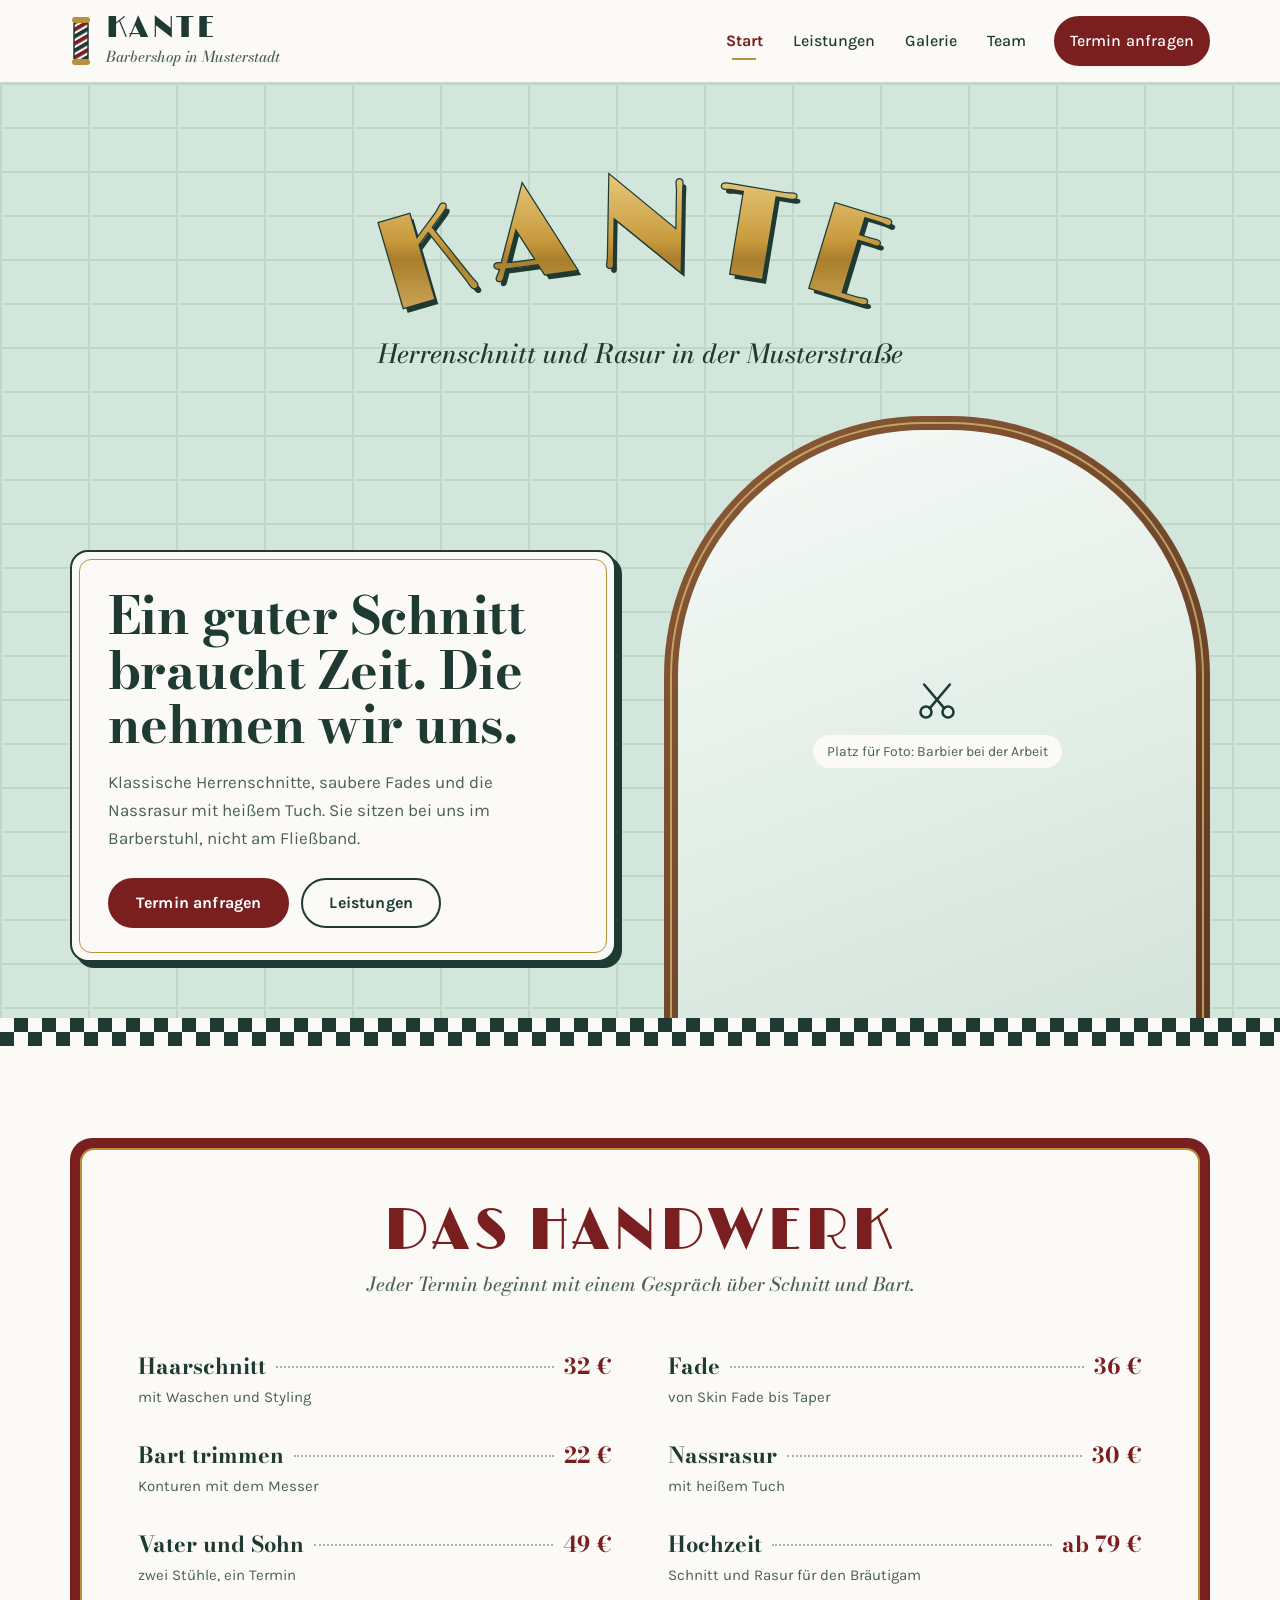
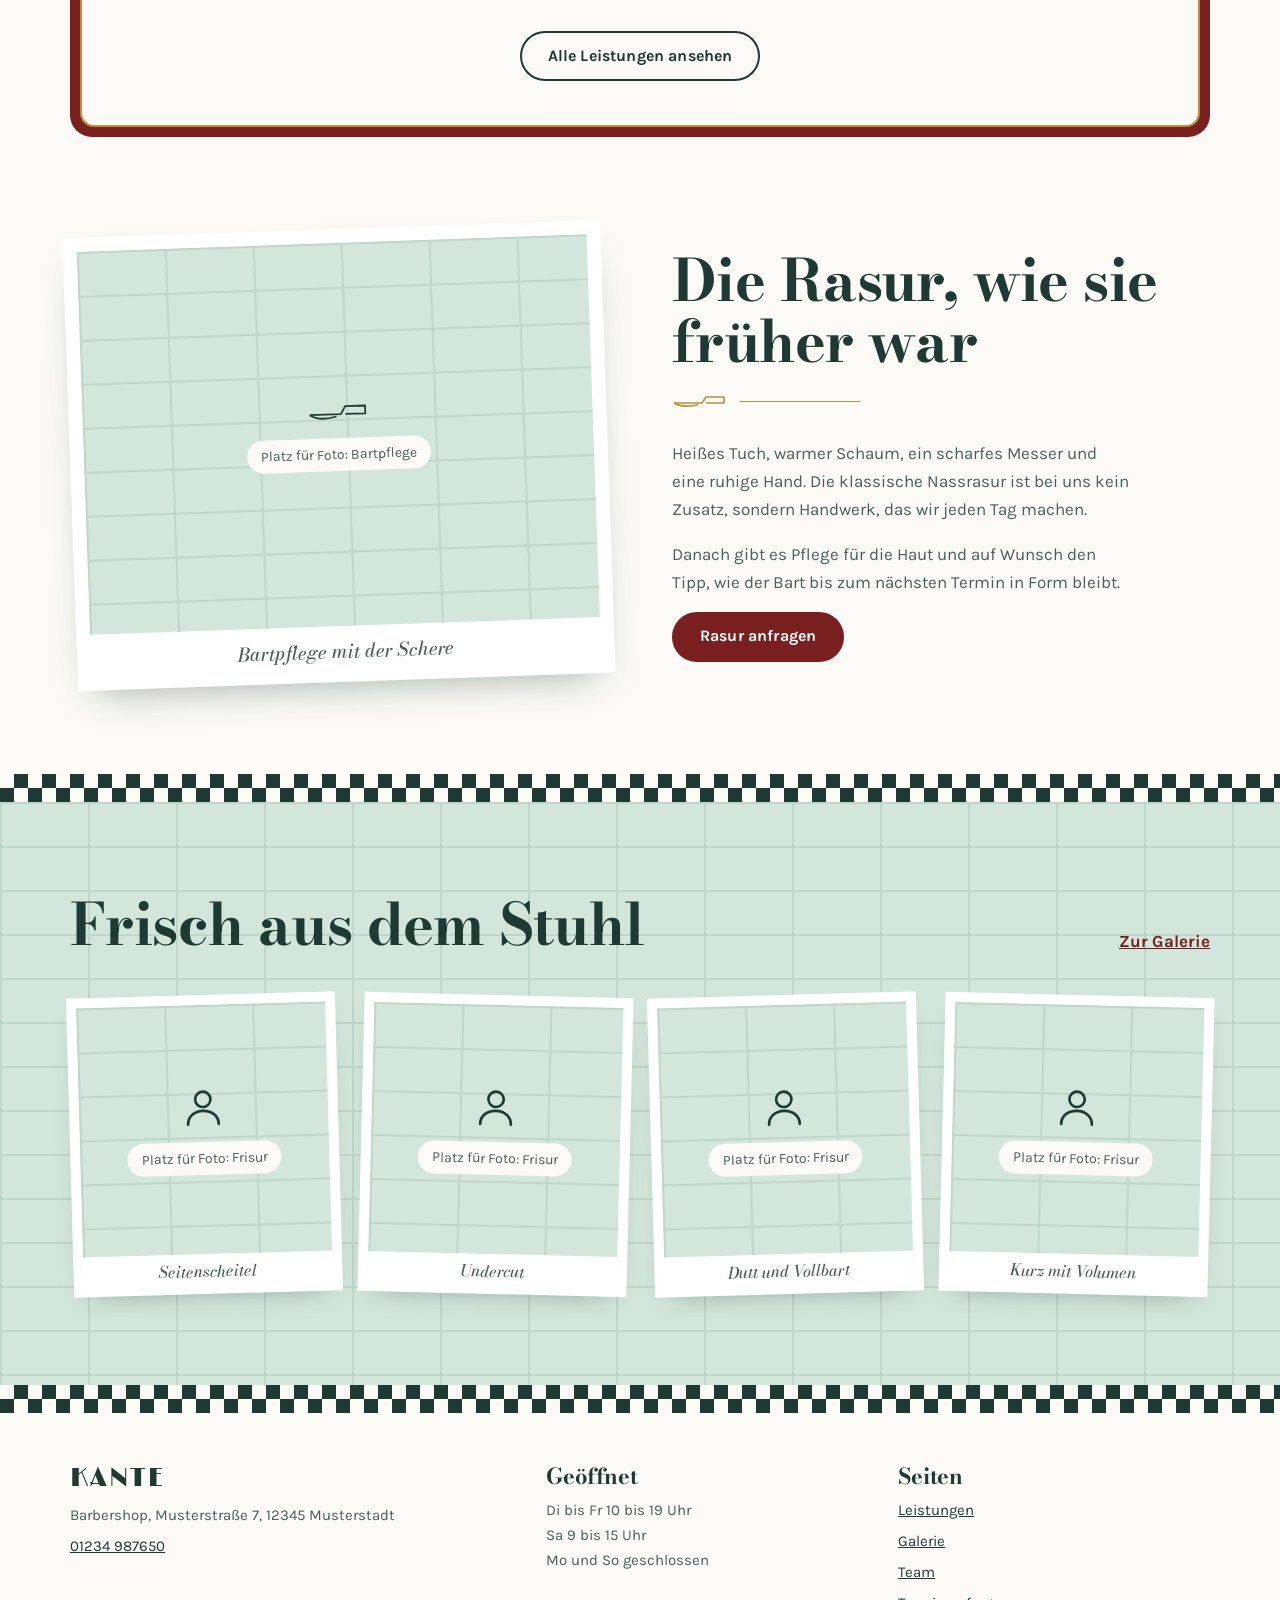
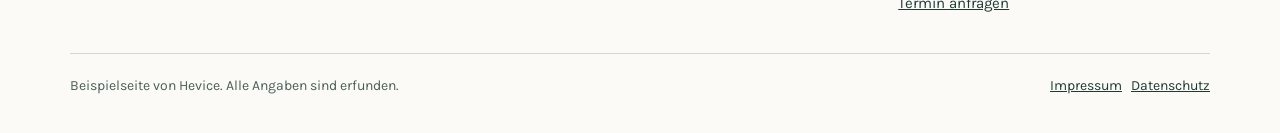
<file: beispiele/kante/index.html>
<!DOCTYPE html>
<html lang="de" class="no-js">
<head>
<meta charset="utf-8">
<meta name="viewport" content="width=device-width, initial-scale=1, viewport-fit=cover">
<title>Kante Barbershop in Musterstadt (Beispielseite)</title>
<meta name="description" content="Kante Barbershop in Musterstadt: klassische Herrenschnitte, Fades, Bartpflege und Nassrasur mit heißem Tuch. Fiktive Beispielseite.">
<meta name="robots" content="noindex, nofollow">
<meta name="theme-color" content="#1E3A33">
<link rel="icon" href="img/favicon.svg" type="image/svg+xml">
<link rel="preload" href="fonts/limelight-latin-400-normal.woff2" as="font" type="font/woff2" crossorigin>
<script>document.documentElement.className='js';</script>
<meta property="og:type" content="website">
<meta property="og:locale" content="de_DE">
<meta property="og:site_name" content="Kante Barbershop">
<meta property="og:title" content="Kante Barbershop in Musterstadt (Beispielseite)">
<meta property="og:description" content="Kante Barbershop in Musterstadt: klassische Herrenschnitte, Fades, Bartpflege und Nassrasur mit heißem Tuch. Fiktive Beispielseite.">
<meta property="og:url" content="https://hevice.de/beispiele/kante/">
<meta property="og:image" content="https://hevice.de/beispiele/kante/desktop.webp">
<meta name="twitter:card" content="summary_large_image">
<script type="application/ld+json">{
  "@context": "https://schema.org",
  "@type": "HairSalon",
  "name": "Kante Barbershop",
  "description": "Fiktiver Barbershop in Musterstadt: Herrenschnitte, Fades, Bartpflege und Nassrasur. Beispielseite von Hevice.",
  "url": "https://hevice.de/beispiele/kante/",
  "telephone": "+49 1234 987650",
  "email": "hallo@kante.example",
  "address": {
    "@type": "PostalAddress",
    "streetAddress": "Musterstraße 7",
    "postalCode": "12345",
    "addressLocality": "Musterstadt",
    "addressCountry": "DE"
  },
  "openingHoursSpecification": [
    {"@type": "OpeningHoursSpecification", "dayOfWeek": ["Tuesday", "Wednesday", "Thursday", "Friday"], "opens": "10:00", "closes": "19:00"},
    {"@type": "OpeningHoursSpecification", "dayOfWeek": "Saturday", "opens": "09:00", "closes": "15:00"}
  ]
}</script>
<link rel="stylesheet" href="style.css">
</head>
<body><a class="skip" href="#inhalt">Zum Inhalt springen</a>

<header class="kopf">
  <div class="wrap">
    <a class="logo" href="./" aria-label="Kante Barbershop – Startseite">
      <svg width="22" height="50" viewBox="0 0 22 50" aria-hidden="true"><defs><pattern id="saeule" width="22" height="14" patternUnits="userSpaceOnUse" patternTransform="skewY(-30)"><rect width="22" height="14" fill="#FBFAF7"/><rect width="22" height="4.5" fill="#7A1F1F"/><rect y="7" width="22" height="4.5" fill="#1E3A33"/></pattern></defs><rect x="4" y="6" width="14" height="38" rx="2" fill="url(#saeule)" stroke="#1E3A33" stroke-width="1.5"/><rect x="2" y="1" width="18" height="6" rx="3" fill="#B8913A"/><rect x="2" y="43" width="18" height="6" rx="3" fill="#B8913A"/></svg>
      <span><b>KANTE</b><small>Barbershop in Musterstadt</small></span>
    </a>
    <button class="menue-knopf" type="button" aria-label="Menü öffnen" aria-expanded="false" aria-controls="hauptnav">
      <svg width="20" height="20" viewBox="0 0 24 24" fill="none" stroke="currentColor" stroke-width="2" stroke-linecap="round" aria-hidden="true"><path d="M4 8h16M4 16h16"/></svg>
    </button>
    <nav class="nav" id="hauptnav" aria-label="Hauptnavigation">
      <a href="./" aria-current="page">Start</a>
      <a href="./leistungen/">Leistungen</a>
      <a href="./galerie/">Galerie</a>
      <a href="./team/">Team</a>
      <a class="btn" href="./termin/">Termin anfragen</a>
    </nav>
  </div>
</header>

<main id="inhalt">
<section class="hero">
  <div class="wrap">
    <svg class="bogen" viewBox="0 0 820 250" role="img" aria-label="Kante">
      <defs>
        <path id="bogenpfad" d="M 40 235 A 700 700 0 0 1 780 235"/>
        <linearGradient id="blattgold" x1="0" y1="0" x2="0" y2="1">
          <stop offset="0" stop-color="#F1D992"/><stop offset=".45" stop-color="#C99B3E"/><stop offset=".55" stop-color="#A97E2C"/><stop offset="1" stop-color="#E6C375"/>
        </linearGradient>
      </defs>
      <text font-family="Limelight, 'Bodoni Moda', Georgia, serif" font-size="128" letter-spacing="16" text-anchor="middle" fill="#1E3A33" transform="translate(4 5)"><textPath href="#bogenpfad" startOffset="50%">KANTE</textPath></text>
      <text font-family="Limelight, 'Bodoni Moda', Georgia, serif" font-size="128" letter-spacing="16" text-anchor="middle" fill="url(#blattgold)" stroke="#1E3A33" stroke-width="2.5" paint-order="stroke"><textPath href="#bogenpfad" startOffset="50%">KANTE</textPath></text>
    </svg>
    <p class="bogen-unter">Herrenschnitt und Rasur in der Musterstraße</p>
    <div class="hero-raster">
      <div class="plakette">
        <h1>Ein guter Schnitt braucht Zeit. Die nehmen wir uns.</h1>
        <p>Klassische Herrenschnitte, saubere Fades und die Nassrasur mit heißem Tuch. Sie sitzen bei uns im Barberstuhl, nicht am Fließband.</p>
        <div class="aktionen">
          <a class="btn" href="termin/">Termin anfragen</a>
          <a class="btn linie" href="leistungen/">Leistungen</a>
        </div>
      </div>
      <div class="spiegel"><div class="platz" role="img" aria-label="Platz für Foto: Barbier bei der Arbeit"><svg width="44" height="44" viewBox="0 0 24 24" fill="none" stroke="currentColor" stroke-width="1.4" stroke-linecap="round" aria-hidden="true"><circle cx="6" cy="18" r="3"/><circle cx="18" cy="18" r="3"/><path d="M8 16 L19 3"/><path d="M16 16 L5 3"/></svg><span>Platz für Foto: Barbier bei der Arbeit</span></div></div>
    </div>
  </div>
</section>
<div class="schachband" role="presentation"></div>

<section class="abschnitt">
  <div class="wrap">
    <div class="schild"><div class="schild-innen">
      <div class="kopf-schild">
        <h2>DAS HANDWERK</h2>
        <p>Jeder Termin beginnt mit einem Gespräch über Schnitt und Bart.</p>
      </div>
      <div class="posten-liste">
        <div class="posten"><div class="zeile"><strong>Haarschnitt</strong><i></i><b class="preis">32 €</b></div><span>mit Waschen und Styling</span></div>
        <div class="posten"><div class="zeile"><strong>Fade</strong><i></i><b class="preis">36 €</b></div><span>von Skin Fade bis Taper</span></div>
        <div class="posten"><div class="zeile"><strong>Bart trimmen</strong><i></i><b class="preis">22 €</b></div><span>Konturen mit dem Messer</span></div>
        <div class="posten"><div class="zeile"><strong>Nassrasur</strong><i></i><b class="preis">30 €</b></div><span>mit heißem Tuch</span></div>
        <div class="posten"><div class="zeile"><strong>Vater und Sohn</strong><i></i><b class="preis">49 €</b></div><span>zwei Stühle, ein Termin</span></div>
        <div class="posten"><div class="zeile"><strong>Hochzeit</strong><i></i><b class="preis">ab 79 €</b></div><span>Schnitt und Rasur für den Bräutigam</span></div>
      </div>
      <div class="unten"><a class="btn linie" href="leistungen/">Alle Leistungen ansehen</a></div>
    </div></div>
  </div>
</section>

<section class="abschnitt" style="padding-top:0">
  <div class="wrap duo">
    <figure class="polaroid"><div class="platz" role="img" aria-label="Platz für Foto: Bartpflege"><svg width="60" height="28" viewBox="0 0 54 24" fill="none" stroke="currentColor" stroke-width="1.6" stroke-linejoin="round" aria-hidden="true"><path d="M2 14 L30 14 L34 7 L52 7 L52 14 L34 14"/><path d="M2 14 Q 10 20 26 16"/></svg><span>Platz für Foto: Bartpflege</span></div><figcaption>Bartpflege mit der Schere</figcaption></figure>
    <div>
      <h2>Die Rasur, wie sie früher war</h2>
      <div class="messer" aria-hidden="true"><svg width="54" height="20" viewBox="0 0 54 20" fill="none" stroke="currentColor" stroke-width="1.6" stroke-linejoin="round"><path d="M2 12 L30 12 L34 6 L52 6 L52 12 L34 12"/><path d="M2 12 Q 10 17 26 14"/></svg><span></span></div>
      <p>Heißes Tuch, warmer Schaum, ein scharfes Messer und eine ruhige Hand. Die klassische Nassrasur ist bei uns kein Zusatz, sondern Handwerk, das wir jeden Tag machen.</p>
      <p>Danach gibt es Pflege für die Haut und auf Wunsch den Tipp, wie der Bart bis zum nächsten Termin in Form bleibt.</p>
      <a class="btn" href="termin/">Rasur anfragen</a>
    </div>
  </div>
</section>

<div class="schachband" role="presentation"></div>
<section class="abschnitt fotowand">
  <div class="wrap">
    <div class="kopfzeile">
      <h2>Frisch aus dem Stuhl</h2>
      <a href="galerie/">Zur Galerie</a>
    </div>
    <div class="fotos">
      <figure><div class="platz" role="img" aria-label="Platz für Foto: Frisur"><svg width="46" height="46" viewBox="0 0 24 24" fill="none" stroke="currentColor" stroke-width="1.4" stroke-linecap="round" aria-hidden="true"><circle cx="12" cy="8" r="4"/><path d="M4 21c0-4.4 3.6-7 8-7s8 2.6 8 7"/></svg><span>Platz für Foto: Frisur</span></div><figcaption>Seitenscheitel</figcaption></figure>
      <figure><div class="platz" role="img" aria-label="Platz für Foto: Frisur"><svg width="46" height="46" viewBox="0 0 24 24" fill="none" stroke="currentColor" stroke-width="1.4" stroke-linecap="round" aria-hidden="true"><circle cx="12" cy="8" r="4"/><path d="M4 21c0-4.4 3.6-7 8-7s8 2.6 8 7"/></svg><span>Platz für Foto: Frisur</span></div><figcaption>Undercut</figcaption></figure>
      <figure><div class="platz" role="img" aria-label="Platz für Foto: Frisur"><svg width="46" height="46" viewBox="0 0 24 24" fill="none" stroke="currentColor" stroke-width="1.4" stroke-linecap="round" aria-hidden="true"><circle cx="12" cy="8" r="4"/><path d="M4 21c0-4.4 3.6-7 8-7s8 2.6 8 7"/></svg><span>Platz für Foto: Frisur</span></div><figcaption>Dutt und Vollbart</figcaption></figure>
      <figure><div class="platz" role="img" aria-label="Platz für Foto: Frisur"><svg width="46" height="46" viewBox="0 0 24 24" fill="none" stroke="currentColor" stroke-width="1.4" stroke-linecap="round" aria-hidden="true"><circle cx="12" cy="8" r="4"/><path d="M4 21c0-4.4 3.6-7 8-7s8 2.6 8 7"/></svg><span>Platz für Foto: Frisur</span></div><figcaption>Kurz mit Volumen</figcaption></figure>
    </div>
  </div>
</section>
</main>

<div class="schachband" role="presentation"></div>
<footer>
  <div class="wrap innen">
    <div class="raster">
      <div><a class="logo" href="./" aria-label="Kante Barbershop – Startseite"><span><b>KANTE</b></span></a><p style="margin-top:12px">Barbershop, Musterstraße 7, 12345 Musterstadt</p><p><a href="tel:+491234987650">01234 987650</a></p></div>
      <div><h2>Geöffnet</h2><p>Di bis Fr 10 bis 19 Uhr<br>Sa 9 bis 15 Uhr<br>Mo und So geschlossen</p></div>
      <div><h2>Seiten</h2><ul><li><a href="./leistungen/">Leistungen</a></li><li><a href="./galerie/">Galerie</a></li><li><a href="./team/">Team</a></li><li><a href="./termin/">Termin anfragen</a></li></ul></div>
    </div>
    <div class="fussnote">
      <span>Beispielseite von Hevice. Alle Angaben sind erfunden.</span>
      <span><a href="./impressum/">Impressum</a> &nbsp; <a href="./datenschutz/">Datenschutz</a></span>
    </div>
  </div>
</footer>


<script src="script.js" defer></script>
</body>
</html>
</file>
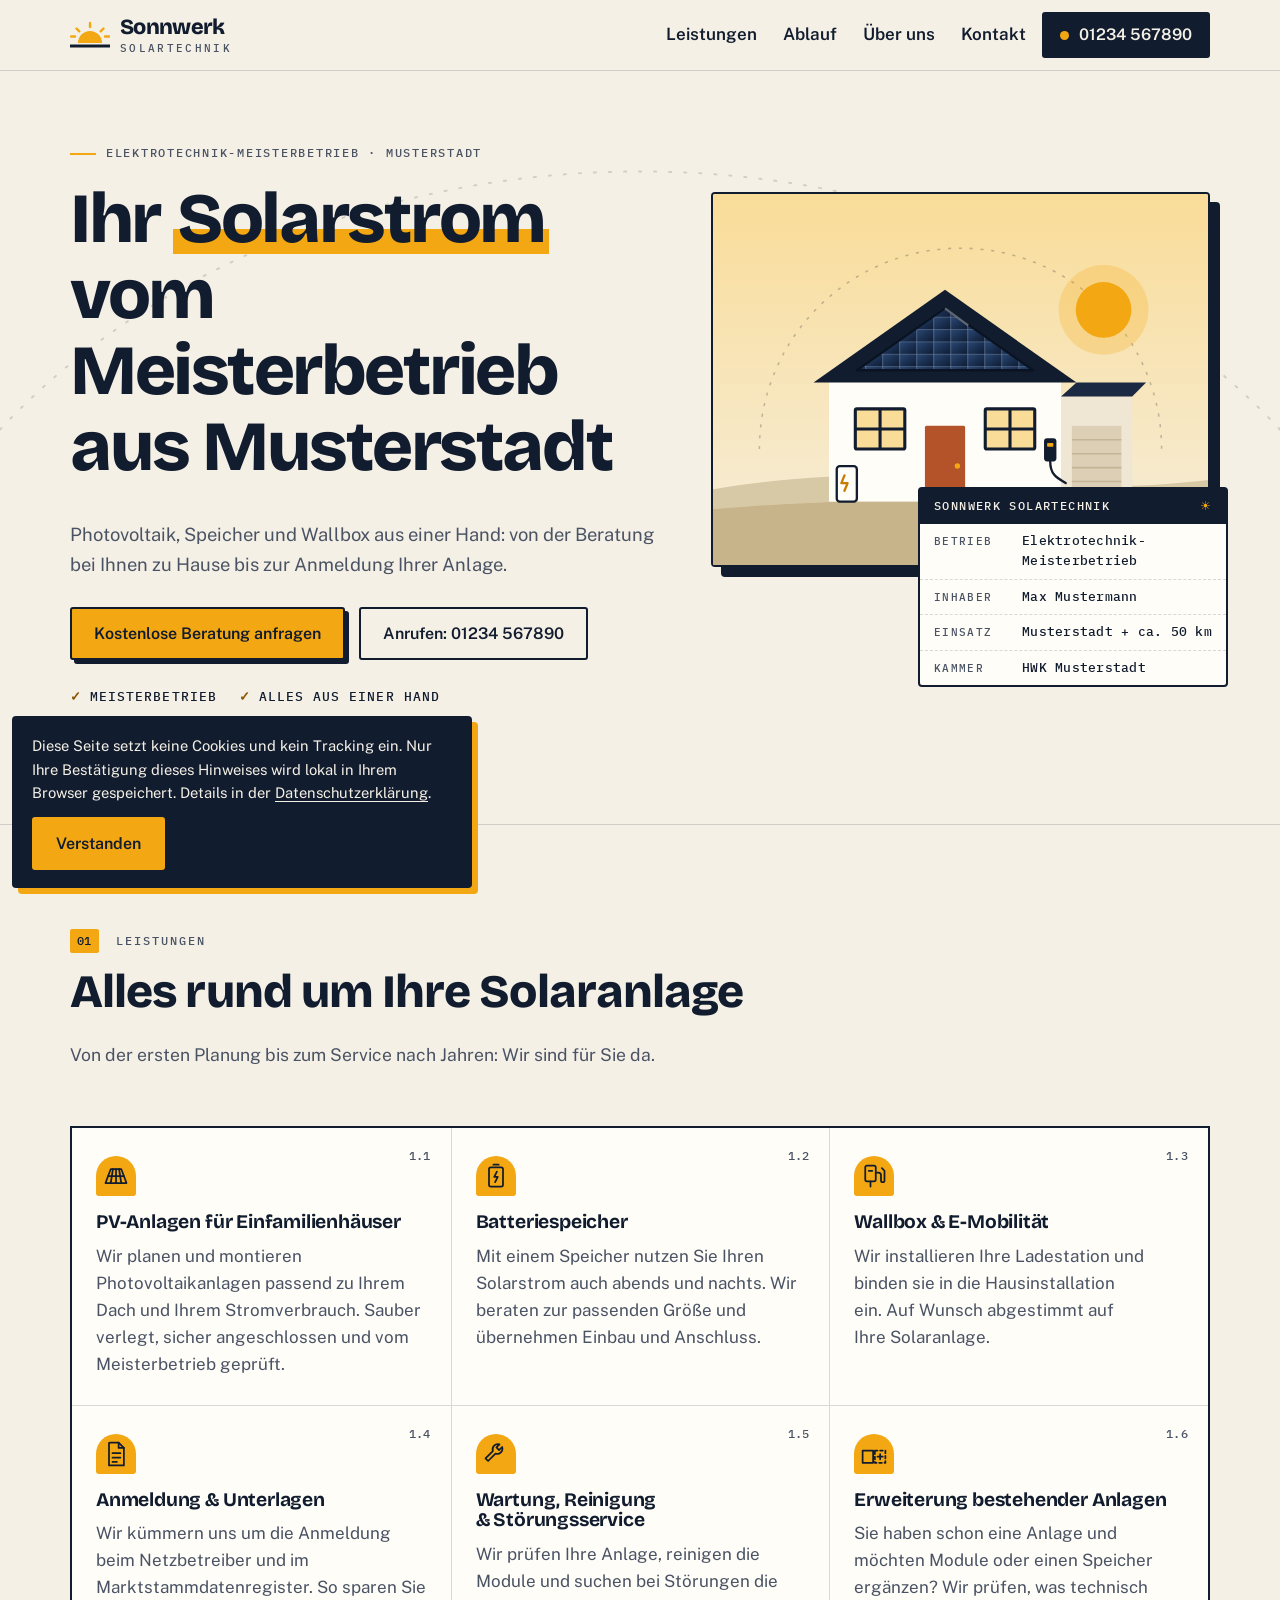
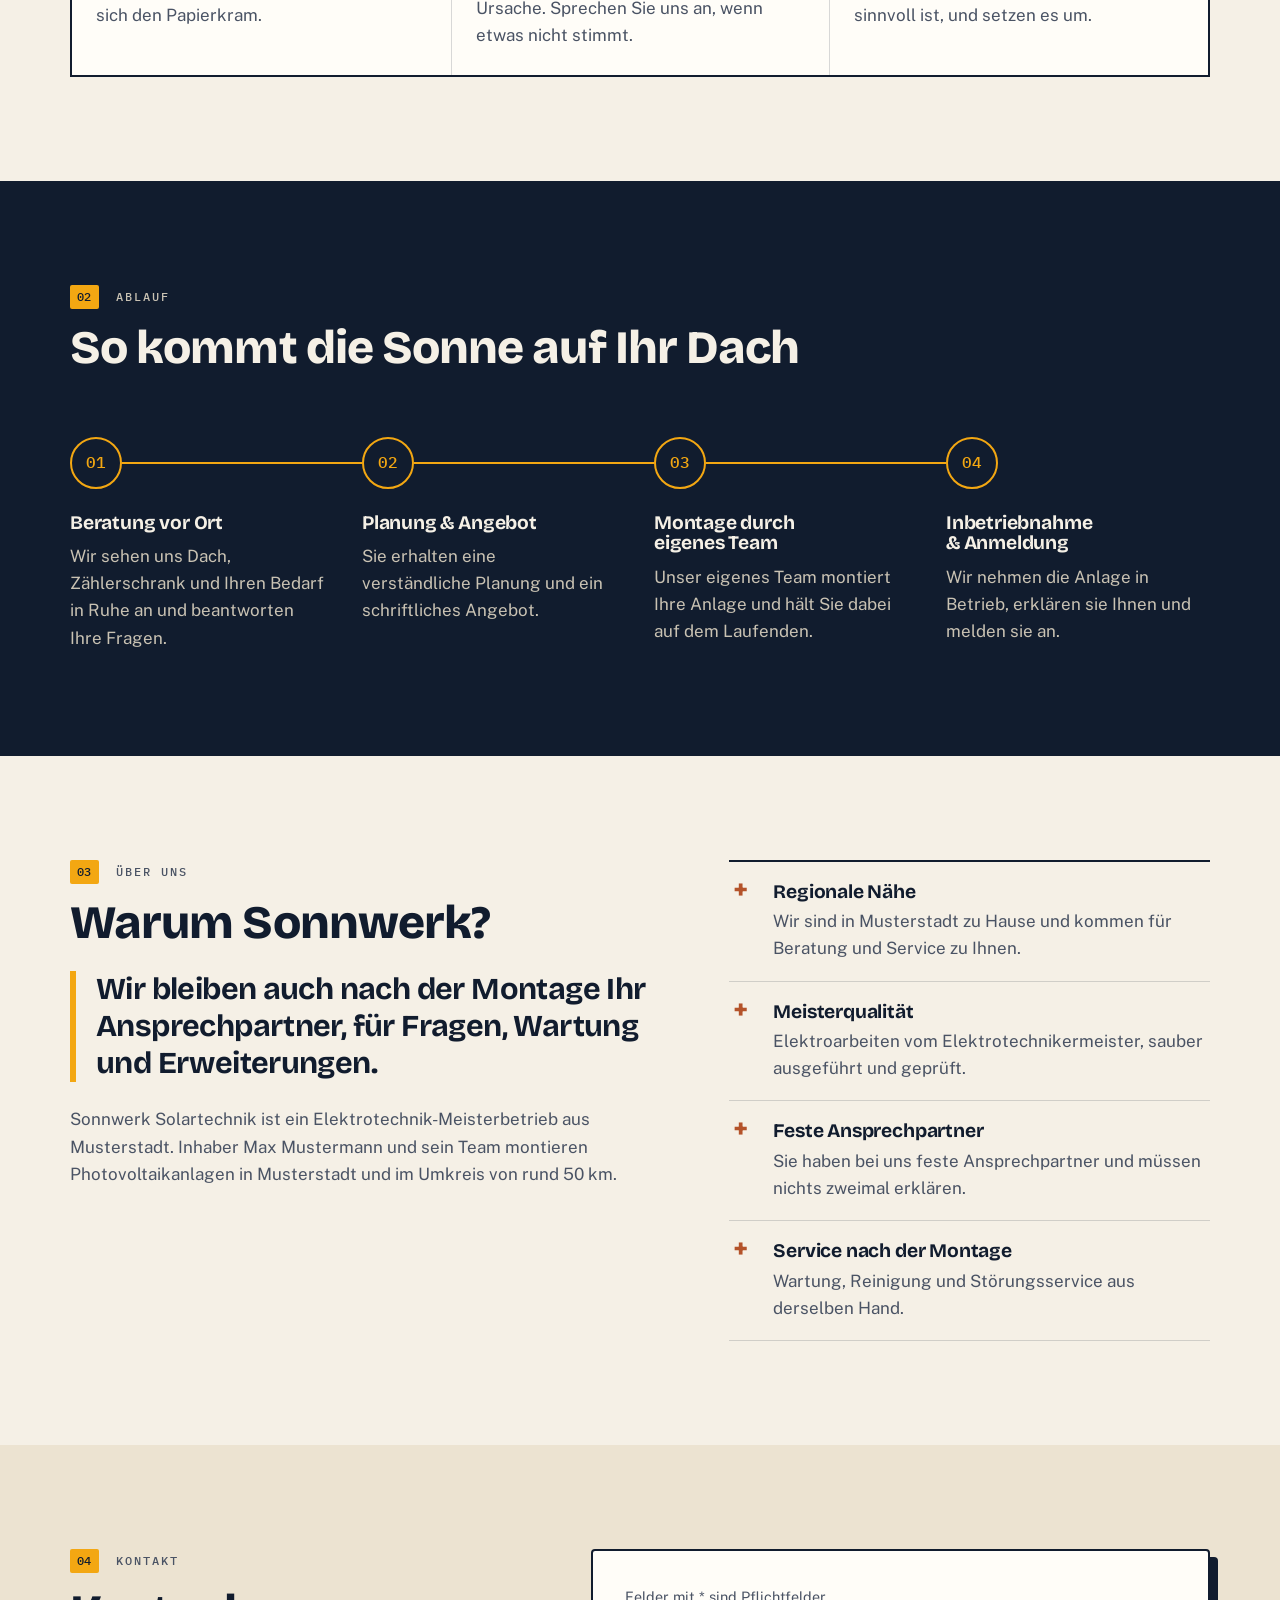
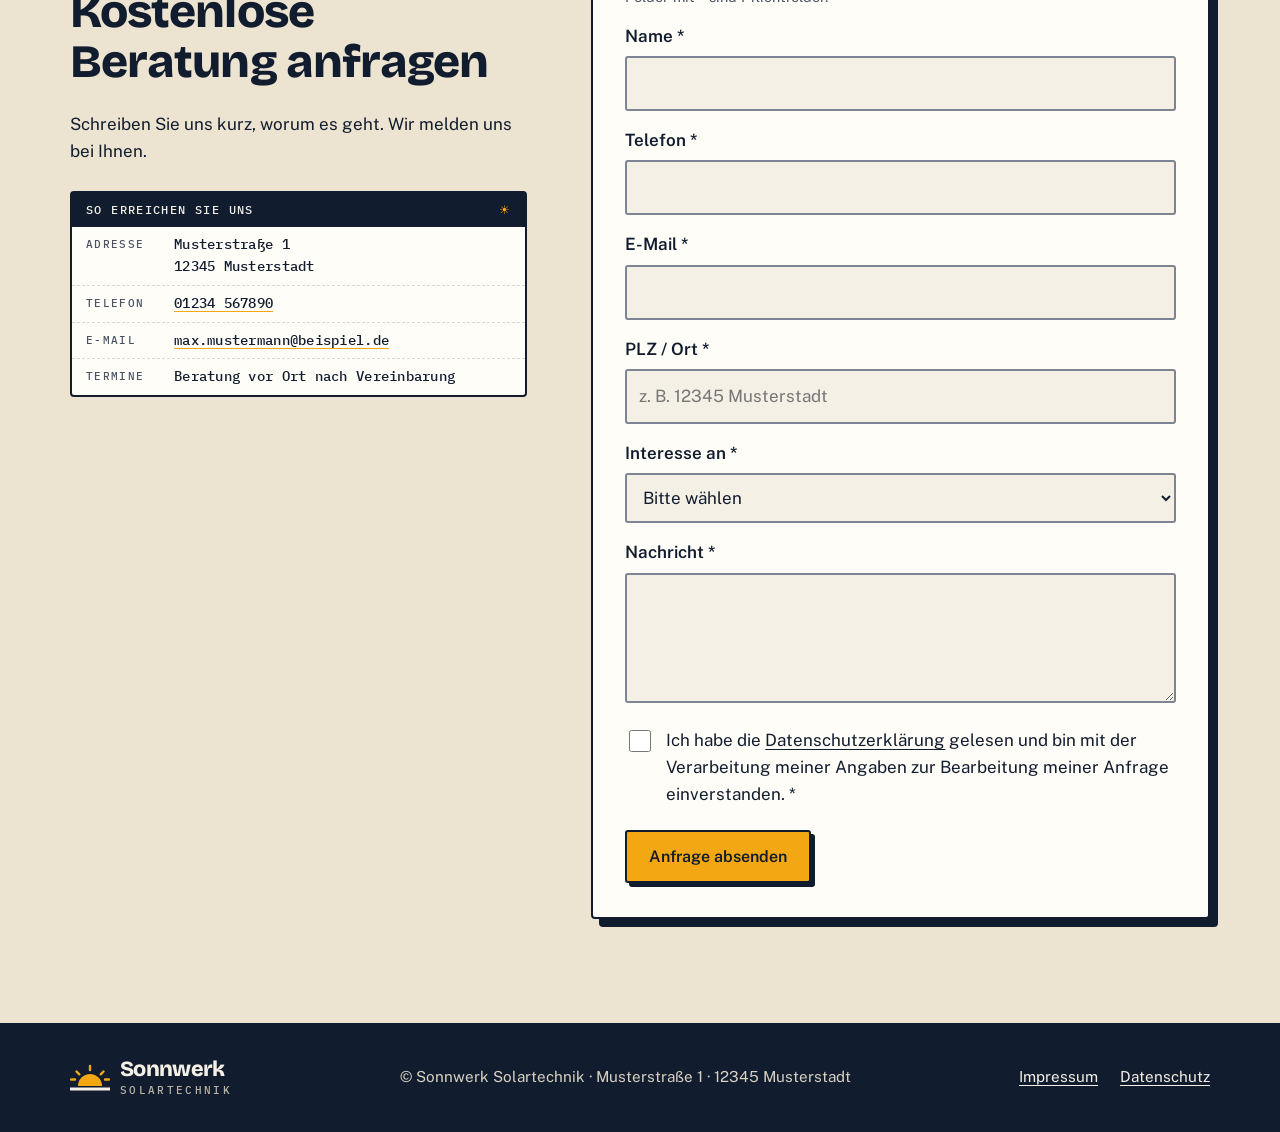
<file: beispiele/sonnwerk/index.html>
<!DOCTYPE html>
<html lang="de" class="no-js">
<head>
<meta charset="utf-8">
<meta name="viewport" content="width=device-width, initial-scale=1">
<title>Sonnwerk Solartechnik – Photovoltaik vom Meisterbetrieb in Musterstadt</title>
<meta name="description" content="Photovoltaik, Batteriespeicher und Wallbox vom Elektrotechnik-Meisterbetrieb Sonnwerk in Musterstadt und Umgebung. Kostenlose Beratung vor Ort. Fiktive Beispielseite.">
<meta name="robots" content="noindex, nofollow">
<meta name="theme-color" content="#111C2E">
<link rel="icon" href="img/favicon.svg" type="image/svg+xml">
<script>document.documentElement.className='js';</script>
<meta property="og:type" content="website">
<meta property="og:locale" content="de_DE">
<meta property="og:site_name" content="Sonnwerk Solartechnik">
<meta property="og:title" content="Sonnwerk Solartechnik – Photovoltaik vom Meisterbetrieb in Musterstadt">
<meta property="og:description" content="Photovoltaik, Batteriespeicher und Wallbox vom Elektrotechnik-Meisterbetrieb Sonnwerk in Musterstadt und Umgebung. Kostenlose Beratung vor Ort. Fiktive Beispielseite.">
<meta property="og:url" content="https://hevice.de/beispiele/sonnwerk/">
<meta property="og:image" content="https://hevice.de/beispiele/sonnwerk/desktop.webp">
<meta name="twitter:card" content="summary_large_image">
<script type="application/ld+json">{
  "@context": "https://schema.org",
  "@type": "Electrician",
  "name": "Sonnwerk Solartechnik",
  "description": "Elektrotechnik-Meisterbetrieb für Photovoltaik-Montage, Batteriespeicher, Wallbox und Service in Musterstadt und Umgebung. Fiktiver Beispielbetrieb.",
  "url": "https://hevice.de/beispiele/sonnwerk/",
  "telephone": "+49 1234 567890",
  "email": "max.mustermann@beispiel.de",
  "vatID": "DE123456789",
  "founder": {
    "@type": "Person",
    "name": "Max Mustermann"
  },
  "address": {
    "@type": "PostalAddress",
    "streetAddress": "Musterstraße 1",
    "postalCode": "12345",
    "addressLocality": "Musterstadt",
    "addressCountry": "DE"
  },
  "areaServed": {
    "@type": "GeoCircle",
    "geoMidpoint": {
      "@type": "GeoCoordinates",
      "addressLocality": "Musterstadt"
    },
    "geoRadius": "50000"
  }
}</script>
<link rel="stylesheet" href="style.css">
</head>
<body><a class="skip" href="#inhalt">Zum Inhalt springen</a>
<header class="site-header">
  <div class="wrap bar">
    <a class="logo" href="./" aria-label="Sonnwerk Solartechnik – Startseite"><svg class="logo-mark" viewBox="0 0 40 28" aria-hidden="true"><path d="M8 22a12 12 0 0 1 24 0z" fill="#F3A712"/><path d="M20 2v4M6.5 7.5l2.8 2.8M33.5 7.5l-2.8 2.8M1 15.5h4M35 15.5h4" stroke="#F3A712" stroke-width="2.4" stroke-linecap="round"/><path d="M0 25h40" stroke="currentColor" stroke-width="3"/></svg><span class="logo-text"><b>Sonnwerk</b><small>Solartechnik</small></span></a>
    <button class="menu-toggle" type="button" aria-expanded="false" aria-controls="hauptnavigation">Menü</button>
    <nav class="main-nav" id="hauptnavigation" aria-label="Hauptnavigation">
      <ul>
        <li><a href="#leistungen">Leistungen</a></li>
        <li><a href="#ablauf">Ablauf</a></li>
        <li><a href="#ueber-uns">Über uns</a></li>
        <li><a href="#kontakt">Kontakt</a></li>
        <li class="nav-phone"><a href="tel:+491234567890">Anrufen: 01234 567890</a></li>
      </ul>
    </nav>
    <a class="btn btn-ink header-phone" href="tel:+491234567890"><span class="dot" aria-hidden="true"></span>01234 567890</a>
  </div>
</header>
<main id="inhalt">
<section class="hero" aria-labelledby="hero-titel">
  <svg class="sun-path" viewBox="0 0 1200 600" preserveAspectRatio="xMidYMax slice" aria-hidden="true"><path d="M-40 600a640 520 0 0 1 1280 0" fill="none" stroke="#111C2E" stroke-opacity=".16" stroke-width="1.5" stroke-dasharray="3 9"/><circle cx="1010" cy="228" r="9" fill="#F3A712"/></svg>
  <div class="wrap hero-grid">
    <div class="hero-copy">
      <p class="mono kicker">Elektrotechnik-Meisterbetrieb · Musterstadt</p>
      <h1 id="hero-titel">Ihr <span class="mark">Solarstrom</span> vom Meisterbetrieb aus Musterstadt</h1>
      <p class="lead">Photovoltaik, Speicher und Wallbox aus einer Hand: von der Beratung bei Ihnen zu Hause bis zur Anmeldung Ihrer Anlage.</p>
      <div class="cta">
        <a class="btn btn-sun" href="#kontakt">Kostenlose Beratung anfragen</a>
        <a class="btn btn-line" href="tel:+491234567890">Anrufen: 01234 567890</a>
      </div>
      <ul class="ticks mono"><li>Meisterbetrieb</li><li>Alles aus einer Hand</li><li>Feste Ansprechpartner</li></ul>
    </div>
    <div class="hero-visual">
      <div class="frame"><img src="img/hero-pv.svg" width="640" height="480" alt="Illustration: Einfamilienhaus mit Photovoltaikanlage auf dem Dach, Batteriespeicher und Wallbox"></div>
      <dl class="plate mono" aria-label="Kurzprofil des Betriebs">
        <div class="plate-head"><span>Sonnwerk Solartechnik</span><span aria-hidden="true">☀</span></div>
        <div><dt>Betrieb</dt><dd>Elektrotechnik-Meisterbetrieb</dd></div>
        <div><dt>Inhaber</dt><dd>Max Mustermann</dd></div>
        <div><dt>Einsatz</dt><dd>Musterstadt + ca. 50 km</dd></div>
        <div><dt>Kammer</dt><dd>HWK Musterstadt</dd></div>
      </dl>
    </div>
  </div>
</section>

<section class="sec" id="leistungen" aria-labelledby="l-titel">
  <div class="wrap">
    <div class="sec-head"><p class="mono label"><span>01</span> Leistungen</p><h2 id="l-titel">Alles rund um Ihre Solaranlage</h2><p class="intro">Von der ersten Planung bis zum Service nach Jahren: Wir sind für Sie da.</p></div>
    <ul class="grid-cells"><li class="cell"><span class="mono idx">1.1</span><svg class="ico" viewBox="0 0 32 32" aria-hidden="true" fill="none" stroke="currentColor" stroke-width="2" stroke-linecap="round" stroke-linejoin="round"><path d="M4 24 10 8h12l6 16z"/><path d="M7 16h18M16 8v16M12.5 8 10 24M19.5 8 22 24"/></svg><h3>PV-Anlagen für Einfamilienhäuser</h3><p>Wir planen und montieren Photovoltaikanlagen passend zu Ihrem Dach und Ihrem Stromverbrauch. Sauber verlegt, sicher angeschlossen und vom Meisterbetrieb geprüft.</p></li><li class="cell"><span class="mono idx">1.2</span><svg class="ico" viewBox="0 0 32 32" aria-hidden="true" fill="none" stroke="currentColor" stroke-width="2" stroke-linecap="round" stroke-linejoin="round"><rect x="8" y="6" width="16" height="22" rx="2"/><path d="M13 3h6"/><path d="M17 11l-3 6h4l-3 6"/></svg><h3>Batteriespeicher</h3><p>Mit einem Speicher nutzen Sie Ihren Solarstrom auch abends und nachts. Wir beraten zur passenden Größe und übernehmen Einbau und Anschluss.</p></li><li class="cell"><span class="mono idx">1.3</span><svg class="ico" viewBox="0 0 32 32" aria-hidden="true" fill="none" stroke="currentColor" stroke-width="2" stroke-linecap="round" stroke-linejoin="round"><rect x="6" y="4" width="12" height="18" rx="2"/><path d="M10 10h4M18 12h3a3 3 0 0 1 3 3v6a2 2 0 0 0 4 0V10l-3-3"/><path d="M12 22v6"/></svg><h3>Wallbox &amp; E-Mobilität</h3><p>Wir installieren Ihre Ladestation und binden sie in die Hausinstallation ein. Auf Wunsch abgestimmt auf Ihre Solaranlage.</p></li><li class="cell"><span class="mono idx">1.4</span><svg class="ico" viewBox="0 0 32 32" aria-hidden="true" fill="none" stroke="currentColor" stroke-width="2" stroke-linecap="round" stroke-linejoin="round"><path d="M8 3h11l6 6v20H8z"/><path d="M19 3v6h6M12 15h9M12 20h9M12 25h5"/></svg><h3>Anmeldung &amp; Unterlagen</h3><p>Wir kümmern uns um die Anmeldung beim Netzbetreiber und im Marktstammdatenregister. So sparen Sie sich den Papierkram.</p></li><li class="cell"><span class="mono idx">1.5</span><svg class="ico" viewBox="0 0 32 32" aria-hidden="true" fill="none" stroke="currentColor" stroke-width="2" stroke-linecap="round" stroke-linejoin="round"><path d="M20 5a6 6 0 0 0-7.6 7.6L4 21l3 3 8.4-8.4A6 6 0 0 0 23 8l-3.5 3.5-3-3z"/></svg><h3>Wartung, Reinigung &amp; Störungsservice</h3><p>Wir prüfen Ihre Anlage, reinigen die Module und suchen bei Störungen die Ursache. Sprechen Sie uns an, wenn etwas nicht stimmt.</p></li><li class="cell"><span class="mono idx">1.6</span><svg class="ico" viewBox="0 0 32 32" aria-hidden="true" fill="none" stroke="currentColor" stroke-width="2" stroke-linecap="round" stroke-linejoin="round"><rect x="3" y="12" width="12" height="14"/><rect x="17" y="12" width="12" height="14" stroke-dasharray="3 3"/><path d="M23 16v6M20 19h6"/></svg><h3>Erweiterung bestehender Anlagen</h3><p>Sie haben schon eine Anlage und möchten Module oder einen Speicher ergänzen? Wir prüfen, was technisch sinnvoll ist, und setzen es um.</p></li></ul>
  </div>
</section>

<section class="sec dark" id="ablauf" aria-labelledby="a-titel">
  <div class="wrap">
    <div class="sec-head"><p class="mono label"><span>02</span> Ablauf</p><h2 id="a-titel">So kommt die Sonne auf Ihr Dach</h2></div>
    <ol class="circuit"><li><span class="node mono">01</span><h3>Beratung vor Ort</h3><p>Wir sehen uns Dach, Zählerschrank und Ihren Bedarf in Ruhe an und beantworten Ihre Fragen.</p></li><li><span class="node mono">02</span><h3>Planung &amp; Angebot</h3><p>Sie erhalten eine verständliche Planung und ein schriftliches Angebot.</p></li><li><span class="node mono">03</span><h3>Montage durch eigenes Team</h3><p>Unser eigenes Team montiert Ihre Anlage und hält Sie dabei auf dem Laufenden.</p></li><li><span class="node mono">04</span><h3>Inbetriebnahme &amp; Anmeldung</h3><p>Wir nehmen die Anlage in Betrieb, erklären sie Ihnen und melden sie an.</p></li></ol>
  </div>
</section>

<section class="sec" id="ueber-uns" aria-labelledby="u-titel">
  <div class="wrap about">
    <div>
      <p class="mono label"><span>03</span> Über uns</p>
      <h2 id="u-titel">Warum Sonnwerk?</h2>
      <p class="statement">Wir bleiben auch nach der Montage Ihr Ansprechpartner, für Fragen, Wartung und Erweiterungen.</p>
      <p>Sonnwerk Solartechnik ist ein Elektrotechnik-Meisterbetrieb aus Musterstadt. Inhaber Max Mustermann und sein Team montieren Photovoltaikanlagen in Musterstadt und im Umkreis von rund 50 km.</p>
    </div>
    <ul class="args"><li><h3>Regionale Nähe</h3><p>Wir sind in Musterstadt zu Hause und kommen für Beratung und Service zu Ihnen.</p></li><li><h3>Meisterqualität</h3><p>Elektroarbeiten vom Elektrotechnikermeister, sauber ausgeführt und geprüft.</p></li><li><h3>Feste Ansprechpartner</h3><p>Sie haben bei uns feste Ansprechpartner und müssen nichts zweimal erklären.</p></li><li><h3>Service nach der Montage</h3><p>Wartung, Reinigung und Störungsservice aus derselben Hand.</p></li></ul>
  </div>
</section>

<section class="sec tint" id="kontakt" aria-labelledby="k-titel">
  <div class="wrap contact">
    <div class="contact-info">
      <p class="mono label"><span>04</span> Kontakt</p>
      <h2 id="k-titel">Kostenlose Beratung anfragen</h2>
      <p>Schreiben Sie uns kurz, worum es geht. Wir melden uns bei Ihnen.</p>
      <dl class="plate mono contact-plate">
        <div class="plate-head"><span>So erreichen Sie uns</span><span aria-hidden="true">☀</span></div>
        <div><dt>Adresse</dt><dd>Musterstraße 1<br>12345 Musterstadt</dd></div>
        <div><dt>Telefon</dt><dd><a href="tel:+491234567890">01234 567890</a></dd></div>
        <div><dt>E-Mail</dt><dd><a href="mailto:max.mustermann@beispiel.de">max.mustermann@beispiel.de</a></dd></div>
        <div><dt>Termine</dt><dd>Beratung vor Ort nach Vereinbarung</dd></div>
      </dl>
    </div>
    <div class="form-card"><form id="kontaktformular" novalidate>
        <p class="req-note">Felder mit * sind Pflichtfelder.</p>
        <div class="form-row"><label for="f-name">Name *</label><input type="text" id="f-name" name="name" autocomplete="name" aria-describedby="e-name"><p class="field-error" id="e-name"></p></div>
        <div class="form-row"><label for="f-tel">Telefon *</label><input type="tel" id="f-tel" name="telefon" autocomplete="tel" aria-describedby="e-tel"><p class="field-error" id="e-tel"></p></div>
        <div class="form-row"><label for="f-mail">E-Mail *</label><input type="email" id="f-mail" name="email" autocomplete="email" aria-describedby="e-mail"><p class="field-error" id="e-mail"></p></div>
        <div class="form-row"><label for="f-ort">PLZ / Ort *</label><input type="text" id="f-ort" name="ort" autocomplete="postal-code" placeholder="z. B. 12345 Musterstadt" aria-describedby="e-ort"><p class="field-error" id="e-ort"></p></div>
        <div class="form-row"><label for="f-interesse">Interesse an *</label>
          <select id="f-interesse" name="interesse" aria-describedby="e-interesse">
            <option value="">Bitte wählen</option><option>PV-Anlage</option><option>Speicher</option><option>Wallbox</option><option>Wartung</option><option>Sonstiges</option>
          </select><p class="field-error" id="e-interesse"></p></div>
        <div class="form-row"><label for="f-msg">Nachricht *</label><textarea id="f-msg" name="nachricht" aria-describedby="e-msg"></textarea><p class="field-error" id="e-msg"></p></div>
        <div class="form-row"><div class="check"><input type="checkbox" id="f-dsgvo" name="datenschutz" aria-describedby="e-dsgvo"><label for="f-dsgvo">Ich habe die <a href="datenschutz/">Datenschutzerklärung</a> gelesen und bin mit der Verarbeitung meiner Angaben zur Bearbeitung meiner Anfrage einverstanden. *</label></div><p class="field-error" id="e-dsgvo"></p></div>
        <button class="btn btn-sun" type="submit">Anfrage absenden</button>
        <p class="form-status" id="form-status" role="status" hidden>Dies ist eine Beispielseite – Ihre Nachricht wurde nicht versendet.</p>
      </form></div>
  </div>
</section>
</main>
<footer class="site-footer">
  <div class="wrap foot">
    <a class="logo logo-light" href="./" aria-label="Sonnwerk Solartechnik – Startseite"><svg class="logo-mark" viewBox="0 0 40 28" aria-hidden="true"><path d="M8 22a12 12 0 0 1 24 0z" fill="#F3A712"/><path d="M20 2v4M6.5 7.5l2.8 2.8M33.5 7.5l-2.8 2.8M1 15.5h4M35 15.5h4" stroke="#F3A712" stroke-width="2.4" stroke-linecap="round"/><path d="M0 25h40" stroke="currentColor" stroke-width="3"/></svg><span class="logo-text"><b>Sonnwerk</b><small>Solartechnik</small></span></a>
    <p>© Sonnwerk Solartechnik · Musterstraße 1 · 12345 Musterstadt</p>
    <div class="footer-links"><a href="impressum/">Impressum</a><a href="datenschutz/">Datenschutz</a></div>
  </div>
</footer>
<div class="cookie" id="cookie-banner" role="region" aria-label="Hinweis zur Speicherung" hidden>
  <p>Diese Seite setzt keine Cookies und kein Tracking ein. Nur Ihre Bestätigung dieses Hinweises wird lokal in Ihrem Browser gespeichert. Details in der <a href="datenschutz/">Datenschutzerklärung</a>.</p>
  <button class="btn btn-sun" type="button" id="cookie-ok">Verstanden</button>
</div>
<script src="script.js" defer></script>
</body>
</html>
</file>
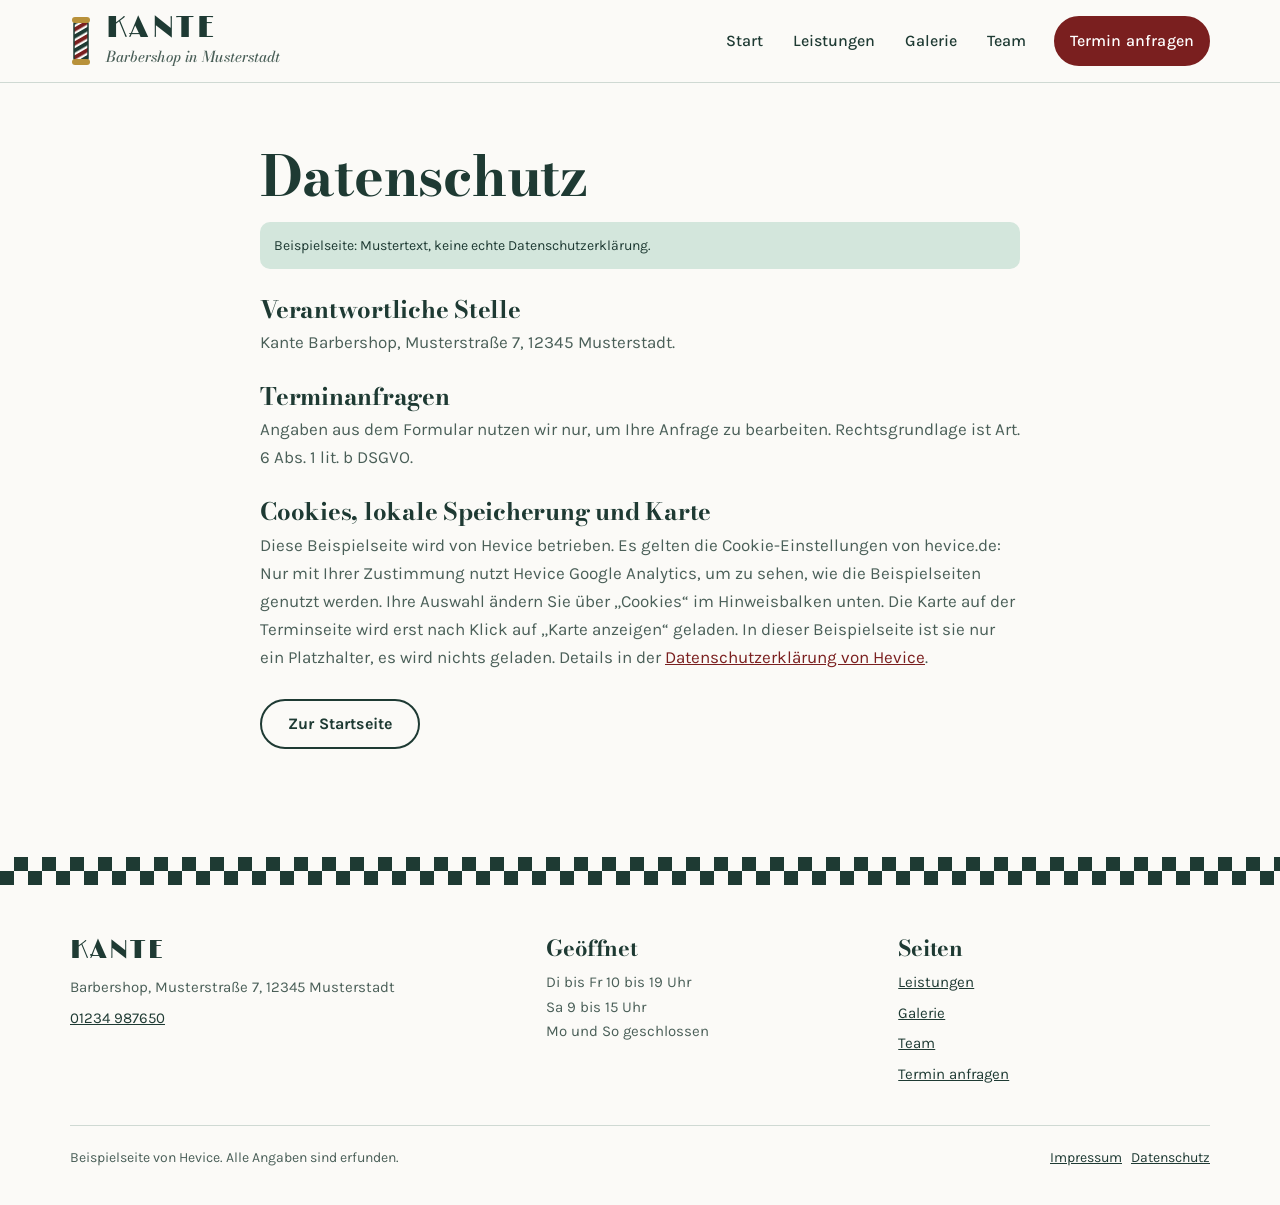
<file: beispiele/kante/datenschutz/index.html>
<!DOCTYPE html>
<html lang="de" class="no-js">
<head>
<meta charset="utf-8">
<meta name="viewport" content="width=device-width, initial-scale=1, viewport-fit=cover">
<title>Datenschutz – Kante Barbershop (Beispielseite)</title>
<meta name="description" content="Datenschutz der fiktiven Beispielseite Kante Barbershop (Mustertext).">
<meta name="robots" content="noindex, nofollow">
<meta name="theme-color" content="#1E3A33">
<link rel="icon" href="../img/favicon.svg" type="image/svg+xml">
<link rel="preload" href="../fonts/limelight-latin-400-normal.woff2" as="font" type="font/woff2" crossorigin>
<script>document.documentElement.className='js';</script>
<meta property="og:type" content="website">
<meta property="og:locale" content="de_DE">
<meta property="og:site_name" content="Kante Barbershop">
<meta property="og:title" content="Datenschutz – Kante Barbershop (Beispielseite)">
<meta property="og:description" content="Datenschutz der fiktiven Beispielseite Kante Barbershop (Mustertext).">
<meta property="og:url" content="https://hevice.de/beispiele/kante/datenschutz/">
<meta property="og:image" content="https://hevice.de/beispiele/kante/desktop.webp">
<meta name="twitter:card" content="summary_large_image">
<link rel="stylesheet" href="../style.css">
</head>
<body><a class="skip" href="#inhalt">Zum Inhalt springen</a>

<header class="kopf">
  <div class="wrap">
    <a class="logo" href="../" aria-label="Kante Barbershop – Startseite">
      <svg width="22" height="50" viewBox="0 0 22 50" aria-hidden="true"><defs><pattern id="saeule" width="22" height="14" patternUnits="userSpaceOnUse" patternTransform="skewY(-30)"><rect width="22" height="14" fill="#FBFAF7"/><rect width="22" height="4.5" fill="#7A1F1F"/><rect y="7" width="22" height="4.5" fill="#1E3A33"/></pattern></defs><rect x="4" y="6" width="14" height="38" rx="2" fill="url(#saeule)" stroke="#1E3A33" stroke-width="1.5"/><rect x="2" y="1" width="18" height="6" rx="3" fill="#B8913A"/><rect x="2" y="43" width="18" height="6" rx="3" fill="#B8913A"/></svg>
      <span><b>KANTE</b><small>Barbershop in Musterstadt</small></span>
    </a>
    <button class="menue-knopf" type="button" aria-label="Menü öffnen" aria-expanded="false" aria-controls="hauptnav">
      <svg width="20" height="20" viewBox="0 0 24 24" fill="none" stroke="currentColor" stroke-width="2" stroke-linecap="round" aria-hidden="true"><path d="M4 8h16M4 16h16"/></svg>
    </button>
    <nav class="nav" id="hauptnav" aria-label="Hauptnavigation">
      <a href="../">Start</a>
      <a href="../leistungen/">Leistungen</a>
      <a href="../galerie/">Galerie</a>
      <a href="../team/">Team</a>
      <a class="btn" href="../termin/">Termin anfragen</a>
    </nav>
  </div>
</header>

<main id="inhalt">
<section class="textseite">
  <div class="wrap">
    <h1>Datenschutz</h1>
    <div class="hinweis">Beispielseite: Mustertext, keine echte Datenschutzerklärung.</div>
    <h2>Verantwortliche Stelle</h2>
    <p>Kante Barbershop, Musterstraße 7, 12345 Musterstadt.</p>
    <h2>Terminanfragen</h2>
    <p>Angaben aus dem Formular nutzen wir nur, um Ihre Anfrage zu bearbeiten. Rechtsgrundlage ist Art. 6 Abs. 1 lit. b DSGVO.</p>
    <h2>Cookies, lokale Speicherung und Karte</h2>
    <p>Diese Beispielseite wird von Hevice betrieben. Es gelten die Cookie-Einstellungen von hevice.de: Nur mit Ihrer Zustimmung nutzt Hevice Google Analytics, um zu sehen, wie die Beispielseiten genutzt werden. Ihre Auswahl ändern Sie über „Cookies“ im Hinweisbalken unten. Die Karte auf der Terminseite wird erst nach Klick auf „Karte anzeigen“ geladen. In dieser Beispielseite ist sie nur ein Platzhalter, es wird nichts geladen. Details in der <a href="/datenschutz/">Datenschutzerklärung von Hevice</a>.</p>
    <p style="margin-top:28px"><a class="btn linie" href="../">Zur Startseite</a></p>
  </div>
</section>
</main>

<div class="schachband" role="presentation"></div>
<footer>
  <div class="wrap innen">
    <div class="raster">
      <div><a class="logo" href="../" aria-label="Kante Barbershop – Startseite"><span><b>KANTE</b></span></a><p style="margin-top:12px">Barbershop, Musterstraße 7, 12345 Musterstadt</p><p><a href="tel:+491234987650">01234 987650</a></p></div>
      <div><h2>Geöffnet</h2><p>Di bis Fr 10 bis 19 Uhr<br>Sa 9 bis 15 Uhr<br>Mo und So geschlossen</p></div>
      <div><h2>Seiten</h2><ul><li><a href="../leistungen/">Leistungen</a></li><li><a href="../galerie/">Galerie</a></li><li><a href="../team/">Team</a></li><li><a href="../termin/">Termin anfragen</a></li></ul></div>
    </div>
    <div class="fussnote">
      <span>Beispielseite von Hevice. Alle Angaben sind erfunden.</span>
      <span><a href="../impressum/">Impressum</a> &nbsp; <a href="../datenschutz/">Datenschutz</a></span>
    </div>
  </div>
</footer>


<script src="../script.js" defer></script>
</body>
</html>
</file>
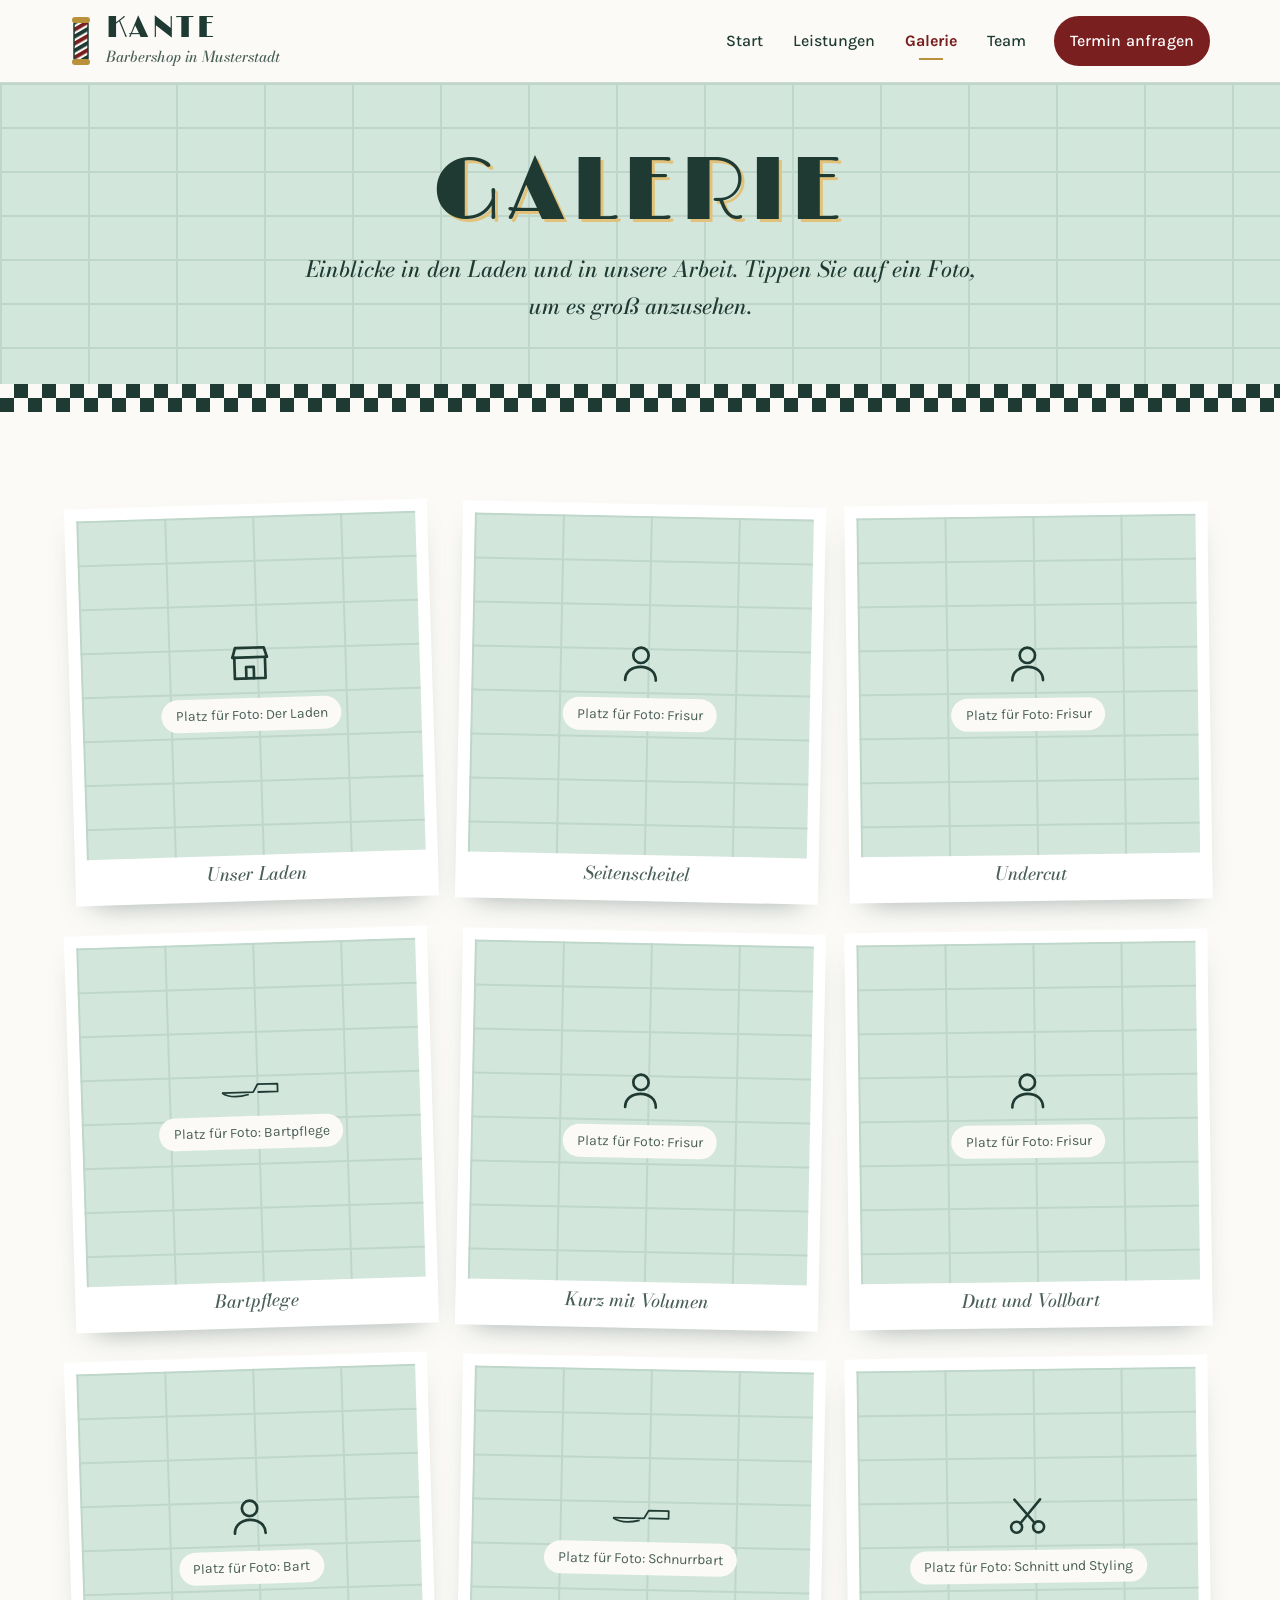
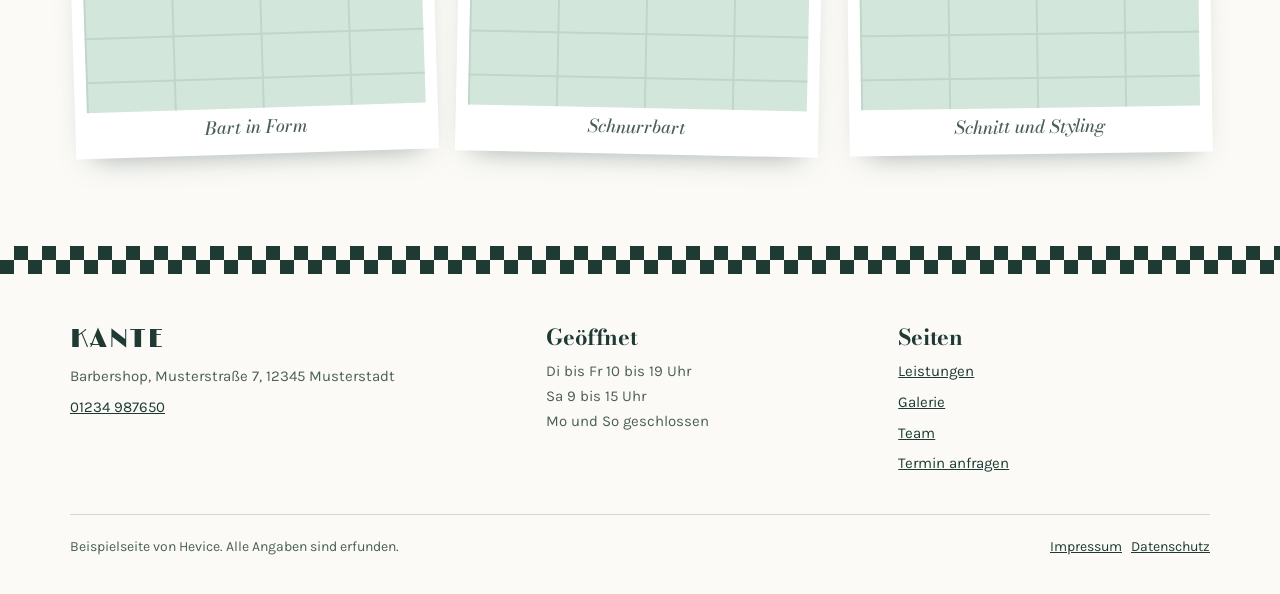
<file: beispiele/kante/galerie/index.html>
<!DOCTYPE html>
<html lang="de" class="no-js">
<head>
<meta charset="utf-8">
<meta name="viewport" content="width=device-width, initial-scale=1, viewport-fit=cover">
<title>Galerie – Kante Barbershop (Beispielseite)</title>
<meta name="description" content="Einblicke in den Laden und in die Arbeit von Kante. Alle Fotos sind Platzhalter der fiktiven Beispielseite.">
<meta name="robots" content="noindex, nofollow">
<meta name="theme-color" content="#1E3A33">
<link rel="icon" href="../img/favicon.svg" type="image/svg+xml">
<link rel="preload" href="../fonts/limelight-latin-400-normal.woff2" as="font" type="font/woff2" crossorigin>
<script>document.documentElement.className='js';</script>
<meta property="og:type" content="website">
<meta property="og:locale" content="de_DE">
<meta property="og:site_name" content="Kante Barbershop">
<meta property="og:title" content="Galerie – Kante Barbershop (Beispielseite)">
<meta property="og:description" content="Einblicke in den Laden und in die Arbeit von Kante. Alle Fotos sind Platzhalter der fiktiven Beispielseite.">
<meta property="og:url" content="https://hevice.de/beispiele/kante/galerie/">
<meta property="og:image" content="https://hevice.de/beispiele/kante/desktop.webp">
<meta name="twitter:card" content="summary_large_image">
<link rel="stylesheet" href="../style.css">
</head>
<body><a class="skip" href="#inhalt">Zum Inhalt springen</a>

<header class="kopf">
  <div class="wrap">
    <a class="logo" href="../" aria-label="Kante Barbershop – Startseite">
      <svg width="22" height="50" viewBox="0 0 22 50" aria-hidden="true"><defs><pattern id="saeule" width="22" height="14" patternUnits="userSpaceOnUse" patternTransform="skewY(-30)"><rect width="22" height="14" fill="#FBFAF7"/><rect width="22" height="4.5" fill="#7A1F1F"/><rect y="7" width="22" height="4.5" fill="#1E3A33"/></pattern></defs><rect x="4" y="6" width="14" height="38" rx="2" fill="url(#saeule)" stroke="#1E3A33" stroke-width="1.5"/><rect x="2" y="1" width="18" height="6" rx="3" fill="#B8913A"/><rect x="2" y="43" width="18" height="6" rx="3" fill="#B8913A"/></svg>
      <span><b>KANTE</b><small>Barbershop in Musterstadt</small></span>
    </a>
    <button class="menue-knopf" type="button" aria-label="Menü öffnen" aria-expanded="false" aria-controls="hauptnav">
      <svg width="20" height="20" viewBox="0 0 24 24" fill="none" stroke="currentColor" stroke-width="2" stroke-linecap="round" aria-hidden="true"><path d="M4 8h16M4 16h16"/></svg>
    </button>
    <nav class="nav" id="hauptnav" aria-label="Hauptnavigation">
      <a href="../">Start</a>
      <a href="../leistungen/">Leistungen</a>
      <a href="../galerie/" aria-current="page">Galerie</a>
      <a href="../team/">Team</a>
      <a class="btn" href="../termin/">Termin anfragen</a>
    </nav>
  </div>
</header>

<main id="inhalt">
<section class="seitenkopf">
  <div class="wrap">
    <h1>GALERIE</h1>
    <p>Einblicke in den Laden und in unsere Arbeit. Tippen Sie auf ein Foto, um es groß anzusehen.</p>
  </div>
</section>
<div class="schachband" role="presentation"></div>
<section class="abschnitt">
  <div class="wrap galerie">
      <button type="button" data-text="Unser Laden" aria-label="Foto groß ansehen: Unser Laden"><span class="platz" role="img" aria-label="Platz für Foto: Der Laden"><svg width="46" height="46" viewBox="0 0 24 24" fill="none" stroke="currentColor" stroke-width="1.4" stroke-linecap="round" stroke-linejoin="round" aria-hidden="true"><path d="M3 9l1.5-5h15L21 9"/><path d="M4 9v11h16V9"/><path d="M3 9h18"/><path d="M10 20v-6h4v6"/></svg><span>Platz für Foto: Der Laden</span></span><span class="unter">Unser Laden</span></button>
      <button type="button" data-text="Seitenscheitel" aria-label="Foto groß ansehen: Seitenscheitel"><span class="platz" role="img" aria-label="Platz für Foto: Frisur"><svg width="46" height="46" viewBox="0 0 24 24" fill="none" stroke="currentColor" stroke-width="1.4" stroke-linecap="round" aria-hidden="true"><circle cx="12" cy="8" r="4"/><path d="M4 21c0-4.4 3.6-7 8-7s8 2.6 8 7"/></svg><span>Platz für Foto: Frisur</span></span><span class="unter">Seitenscheitel</span></button>
      <button type="button" data-text="Undercut" aria-label="Foto groß ansehen: Undercut"><span class="platz" role="img" aria-label="Platz für Foto: Frisur"><svg width="46" height="46" viewBox="0 0 24 24" fill="none" stroke="currentColor" stroke-width="1.4" stroke-linecap="round" aria-hidden="true"><circle cx="12" cy="8" r="4"/><path d="M4 21c0-4.4 3.6-7 8-7s8 2.6 8 7"/></svg><span>Platz für Foto: Frisur</span></span><span class="unter">Undercut</span></button>
      <button type="button" data-text="Bartpflege" aria-label="Foto groß ansehen: Bartpflege"><span class="platz" role="img" aria-label="Platz für Foto: Bartpflege"><svg width="60" height="28" viewBox="0 0 54 24" fill="none" stroke="currentColor" stroke-width="1.6" stroke-linejoin="round" aria-hidden="true"><path d="M2 14 L30 14 L34 7 L52 7 L52 14 L34 14"/><path d="M2 14 Q 10 20 26 16"/></svg><span>Platz für Foto: Bartpflege</span></span><span class="unter">Bartpflege</span></button>
      <button type="button" data-text="Kurz mit Volumen" aria-label="Foto groß ansehen: Kurz mit Volumen"><span class="platz" role="img" aria-label="Platz für Foto: Frisur"><svg width="46" height="46" viewBox="0 0 24 24" fill="none" stroke="currentColor" stroke-width="1.4" stroke-linecap="round" aria-hidden="true"><circle cx="12" cy="8" r="4"/><path d="M4 21c0-4.4 3.6-7 8-7s8 2.6 8 7"/></svg><span>Platz für Foto: Frisur</span></span><span class="unter">Kurz mit Volumen</span></button>
      <button type="button" data-text="Dutt und Vollbart" aria-label="Foto groß ansehen: Dutt und Vollbart"><span class="platz" role="img" aria-label="Platz für Foto: Frisur"><svg width="46" height="46" viewBox="0 0 24 24" fill="none" stroke="currentColor" stroke-width="1.4" stroke-linecap="round" aria-hidden="true"><circle cx="12" cy="8" r="4"/><path d="M4 21c0-4.4 3.6-7 8-7s8 2.6 8 7"/></svg><span>Platz für Foto: Frisur</span></span><span class="unter">Dutt und Vollbart</span></button>
      <button type="button" data-text="Bart in Form" aria-label="Foto groß ansehen: Bart in Form"><span class="platz" role="img" aria-label="Platz für Foto: Bart"><svg width="46" height="46" viewBox="0 0 24 24" fill="none" stroke="currentColor" stroke-width="1.4" stroke-linecap="round" aria-hidden="true"><circle cx="12" cy="8" r="4"/><path d="M4 21c0-4.4 3.6-7 8-7s8 2.6 8 7"/></svg><span>Platz für Foto: Bart</span></span><span class="unter">Bart in Form</span></button>
      <button type="button" data-text="Schnurrbart" aria-label="Foto groß ansehen: Schnurrbart"><span class="platz" role="img" aria-label="Platz für Foto: Schnurrbart"><svg width="60" height="28" viewBox="0 0 54 24" fill="none" stroke="currentColor" stroke-width="1.6" stroke-linejoin="round" aria-hidden="true"><path d="M2 14 L30 14 L34 7 L52 7 L52 14 L34 14"/><path d="M2 14 Q 10 20 26 16"/></svg><span>Platz für Foto: Schnurrbart</span></span><span class="unter">Schnurrbart</span></button>
      <button type="button" data-text="Schnitt und Styling" aria-label="Foto groß ansehen: Schnitt und Styling"><span class="platz" role="img" aria-label="Platz für Foto: Schnitt und Styling"><svg width="44" height="44" viewBox="0 0 24 24" fill="none" stroke="currentColor" stroke-width="1.4" stroke-linecap="round" aria-hidden="true"><circle cx="6" cy="18" r="3"/><circle cx="18" cy="18" r="3"/><path d="M8 16 L19 3"/><path d="M16 16 L5 3"/></svg><span>Platz für Foto: Schnitt und Styling</span></span><span class="unter">Schnitt und Styling</span></button>
  </div>
</section>
</main>

<div class="schachband" role="presentation"></div>
<footer>
  <div class="wrap innen">
    <div class="raster">
      <div><a class="logo" href="../" aria-label="Kante Barbershop – Startseite"><span><b>KANTE</b></span></a><p style="margin-top:12px">Barbershop, Musterstraße 7, 12345 Musterstadt</p><p><a href="tel:+491234987650">01234 987650</a></p></div>
      <div><h2>Geöffnet</h2><p>Di bis Fr 10 bis 19 Uhr<br>Sa 9 bis 15 Uhr<br>Mo und So geschlossen</p></div>
      <div><h2>Seiten</h2><ul><li><a href="../leistungen/">Leistungen</a></li><li><a href="../galerie/">Galerie</a></li><li><a href="../team/">Team</a></li><li><a href="../termin/">Termin anfragen</a></li></ul></div>
    </div>
    <div class="fussnote">
      <span>Beispielseite von Hevice. Alle Angaben sind erfunden.</span>
      <span><a href="../impressum/">Impressum</a> &nbsp; <a href="../datenschutz/">Datenschutz</a></span>
    </div>
  </div>
</footer>


<dialog id="grossbild" aria-label="Foto in groß">
  <div id="grossbild-platz"></div>
  <div class="unterzeile"><span id="grossbild-text"></span><button class="btn linie" type="button" data-schliessen>Schließen</button></div>
</dialog>

<script src="../script.js" defer></script>
</body>
</html>
</file>
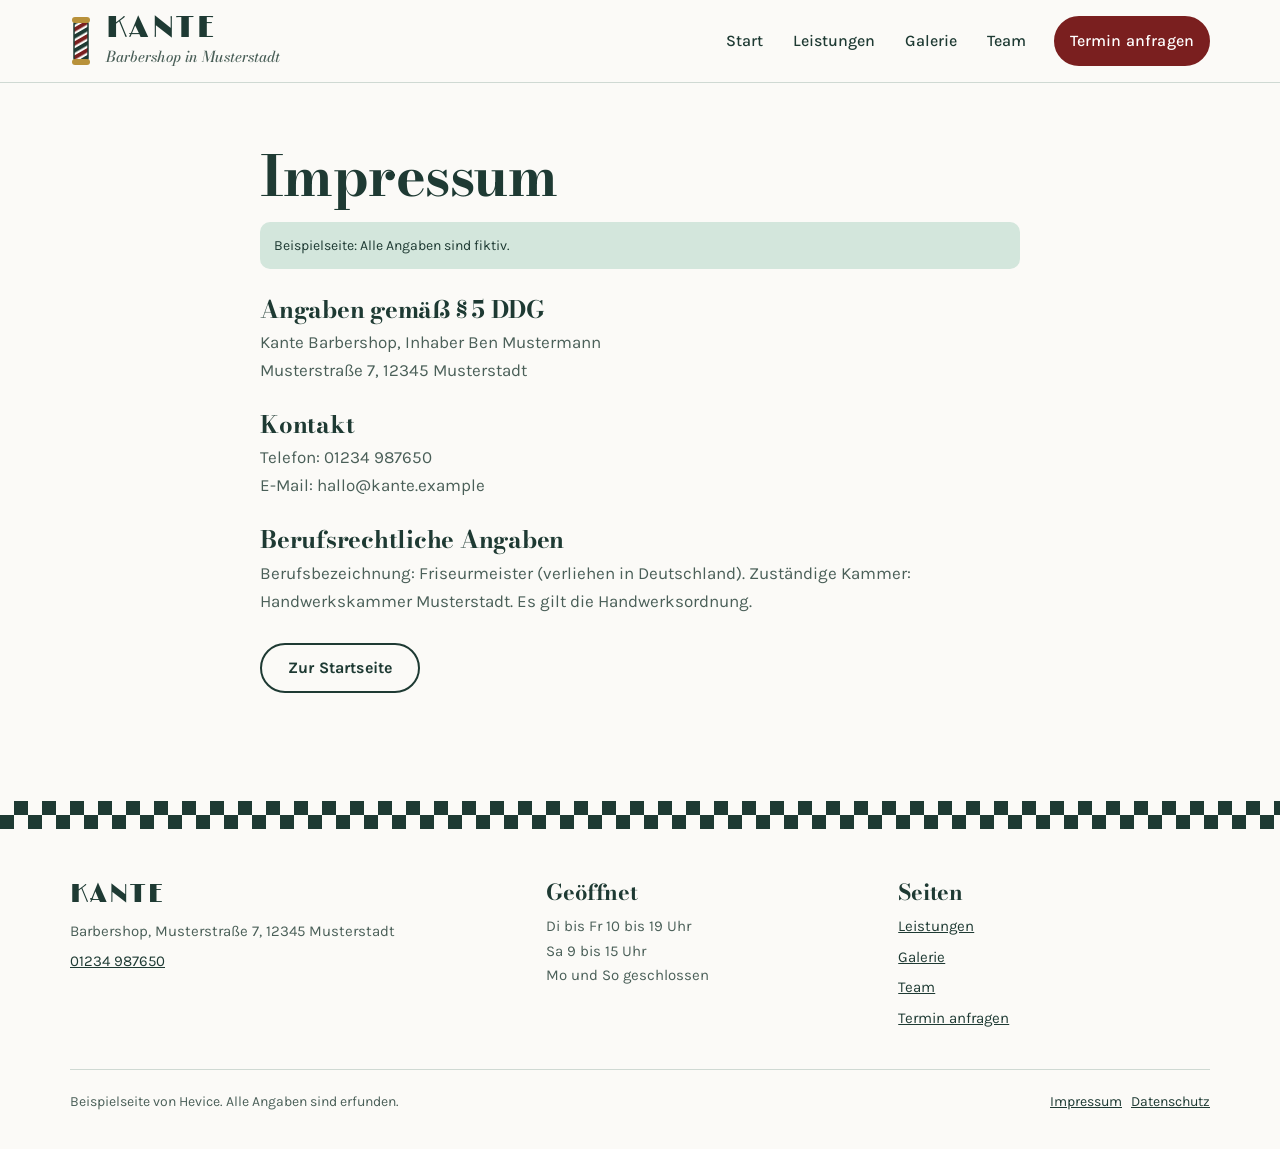
<file: beispiele/kante/impressum/index.html>
<!DOCTYPE html>
<html lang="de" class="no-js">
<head>
<meta charset="utf-8">
<meta name="viewport" content="width=device-width, initial-scale=1, viewport-fit=cover">
<title>Impressum – Kante Barbershop (Beispielseite)</title>
<meta name="description" content="Impressum der fiktiven Beispielseite Kante Barbershop.">
<meta name="robots" content="noindex, nofollow">
<meta name="theme-color" content="#1E3A33">
<link rel="icon" href="../img/favicon.svg" type="image/svg+xml">
<link rel="preload" href="../fonts/limelight-latin-400-normal.woff2" as="font" type="font/woff2" crossorigin>
<script>document.documentElement.className='js';</script>
<meta property="og:type" content="website">
<meta property="og:locale" content="de_DE">
<meta property="og:site_name" content="Kante Barbershop">
<meta property="og:title" content="Impressum – Kante Barbershop (Beispielseite)">
<meta property="og:description" content="Impressum der fiktiven Beispielseite Kante Barbershop.">
<meta property="og:url" content="https://hevice.de/beispiele/kante/impressum/">
<meta property="og:image" content="https://hevice.de/beispiele/kante/desktop.webp">
<meta name="twitter:card" content="summary_large_image">
<link rel="stylesheet" href="../style.css">
</head>
<body><a class="skip" href="#inhalt">Zum Inhalt springen</a>

<header class="kopf">
  <div class="wrap">
    <a class="logo" href="../" aria-label="Kante Barbershop – Startseite">
      <svg width="22" height="50" viewBox="0 0 22 50" aria-hidden="true"><defs><pattern id="saeule" width="22" height="14" patternUnits="userSpaceOnUse" patternTransform="skewY(-30)"><rect width="22" height="14" fill="#FBFAF7"/><rect width="22" height="4.5" fill="#7A1F1F"/><rect y="7" width="22" height="4.5" fill="#1E3A33"/></pattern></defs><rect x="4" y="6" width="14" height="38" rx="2" fill="url(#saeule)" stroke="#1E3A33" stroke-width="1.5"/><rect x="2" y="1" width="18" height="6" rx="3" fill="#B8913A"/><rect x="2" y="43" width="18" height="6" rx="3" fill="#B8913A"/></svg>
      <span><b>KANTE</b><small>Barbershop in Musterstadt</small></span>
    </a>
    <button class="menue-knopf" type="button" aria-label="Menü öffnen" aria-expanded="false" aria-controls="hauptnav">
      <svg width="20" height="20" viewBox="0 0 24 24" fill="none" stroke="currentColor" stroke-width="2" stroke-linecap="round" aria-hidden="true"><path d="M4 8h16M4 16h16"/></svg>
    </button>
    <nav class="nav" id="hauptnav" aria-label="Hauptnavigation">
      <a href="../">Start</a>
      <a href="../leistungen/">Leistungen</a>
      <a href="../galerie/">Galerie</a>
      <a href="../team/">Team</a>
      <a class="btn" href="../termin/">Termin anfragen</a>
    </nav>
  </div>
</header>

<main id="inhalt">
<section class="textseite">
  <div class="wrap">
    <h1>Impressum</h1>
    <div class="hinweis">Beispielseite: Alle Angaben sind fiktiv.</div>
    <h2>Angaben gemäß § 5 DDG</h2>
    <p>Kante Barbershop, Inhaber Ben Mustermann<br>Musterstraße 7, 12345 Musterstadt</p>
    <h2>Kontakt</h2>
    <p>Telefon: 01234 987650<br>E-Mail: hallo@kante.example</p>
    <h2>Berufsrechtliche Angaben</h2>
    <p>Berufsbezeichnung: Friseurmeister (verliehen in Deutschland). Zuständige Kammer: Handwerkskammer Musterstadt. Es gilt die Handwerksordnung.</p>
    <p style="margin-top:28px"><a class="btn linie" href="../">Zur Startseite</a></p>
  </div>
</section>
</main>

<div class="schachband" role="presentation"></div>
<footer>
  <div class="wrap innen">
    <div class="raster">
      <div><a class="logo" href="../" aria-label="Kante Barbershop – Startseite"><span><b>KANTE</b></span></a><p style="margin-top:12px">Barbershop, Musterstraße 7, 12345 Musterstadt</p><p><a href="tel:+491234987650">01234 987650</a></p></div>
      <div><h2>Geöffnet</h2><p>Di bis Fr 10 bis 19 Uhr<br>Sa 9 bis 15 Uhr<br>Mo und So geschlossen</p></div>
      <div><h2>Seiten</h2><ul><li><a href="../leistungen/">Leistungen</a></li><li><a href="../galerie/">Galerie</a></li><li><a href="../team/">Team</a></li><li><a href="../termin/">Termin anfragen</a></li></ul></div>
    </div>
    <div class="fussnote">
      <span>Beispielseite von Hevice. Alle Angaben sind erfunden.</span>
      <span><a href="../impressum/">Impressum</a> &nbsp; <a href="../datenschutz/">Datenschutz</a></span>
    </div>
  </div>
</footer>


<script src="../script.js" defer></script>
</body>
</html>
</file>
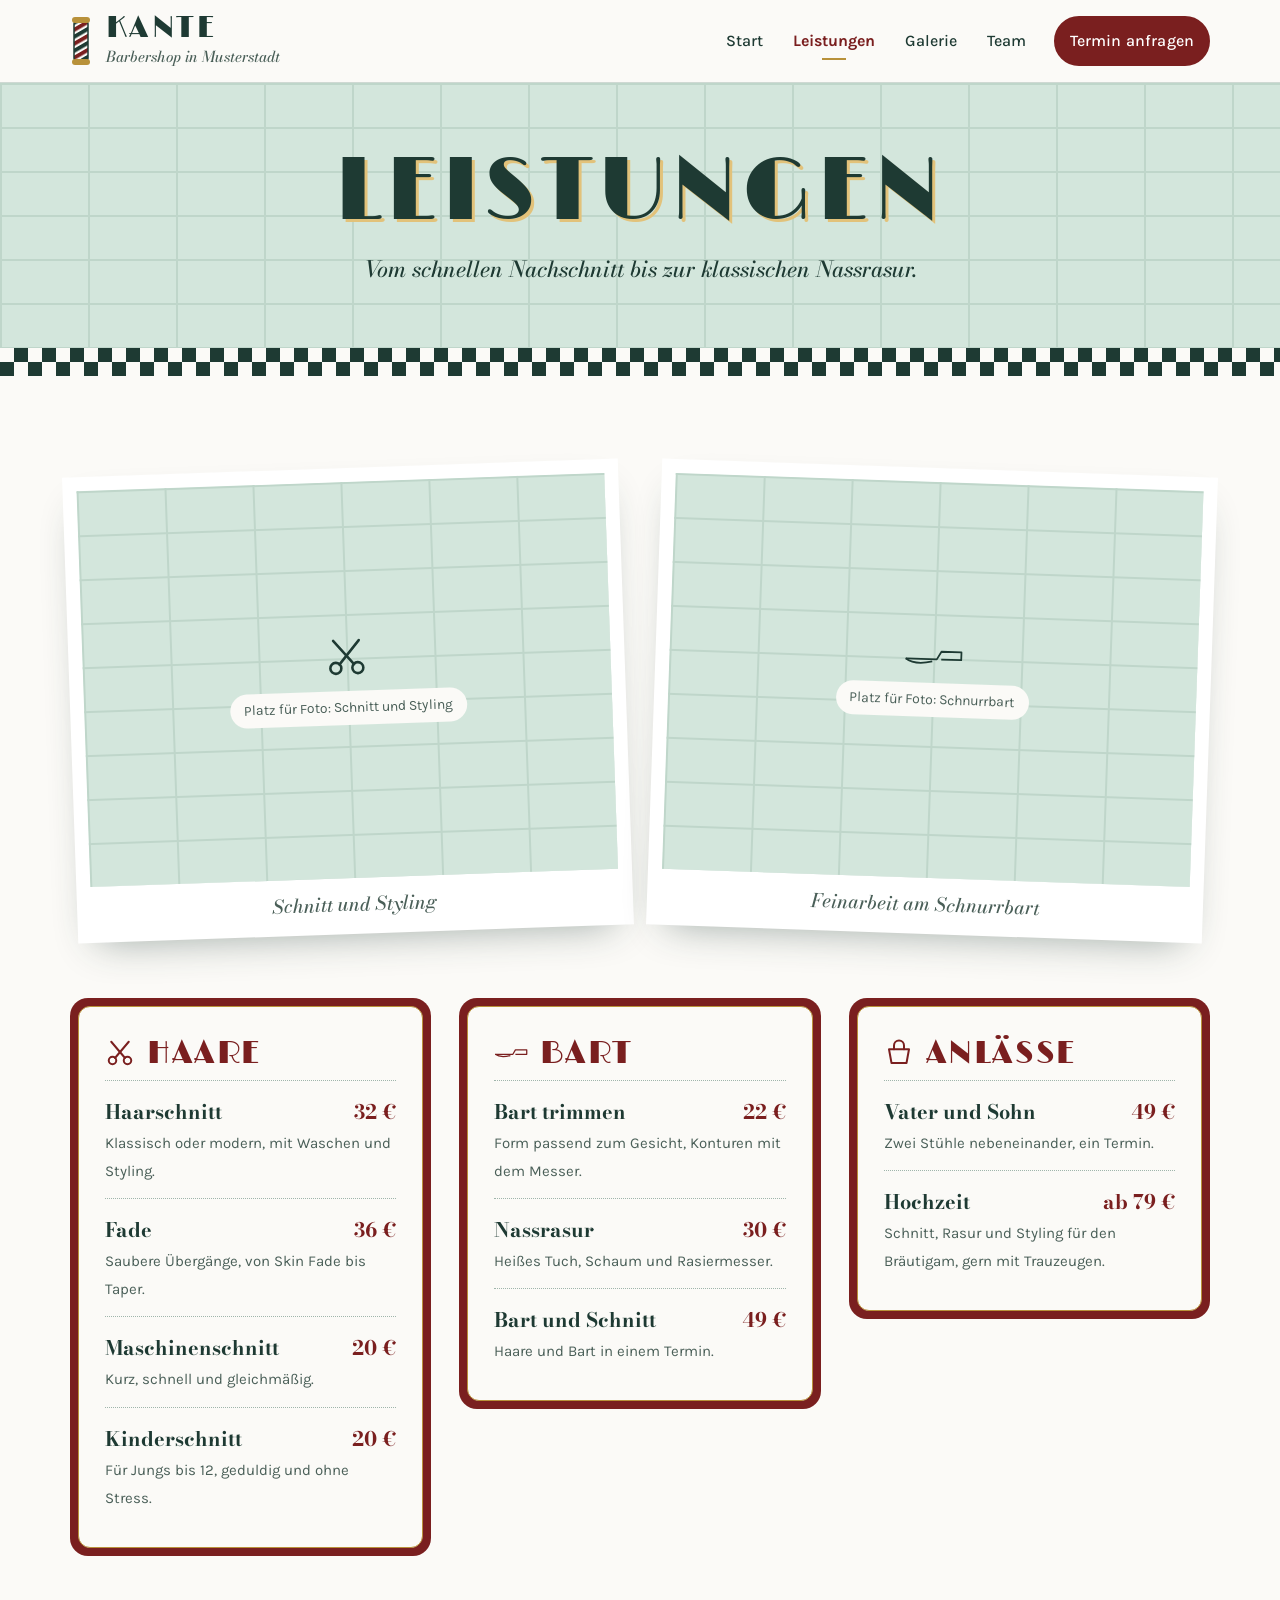
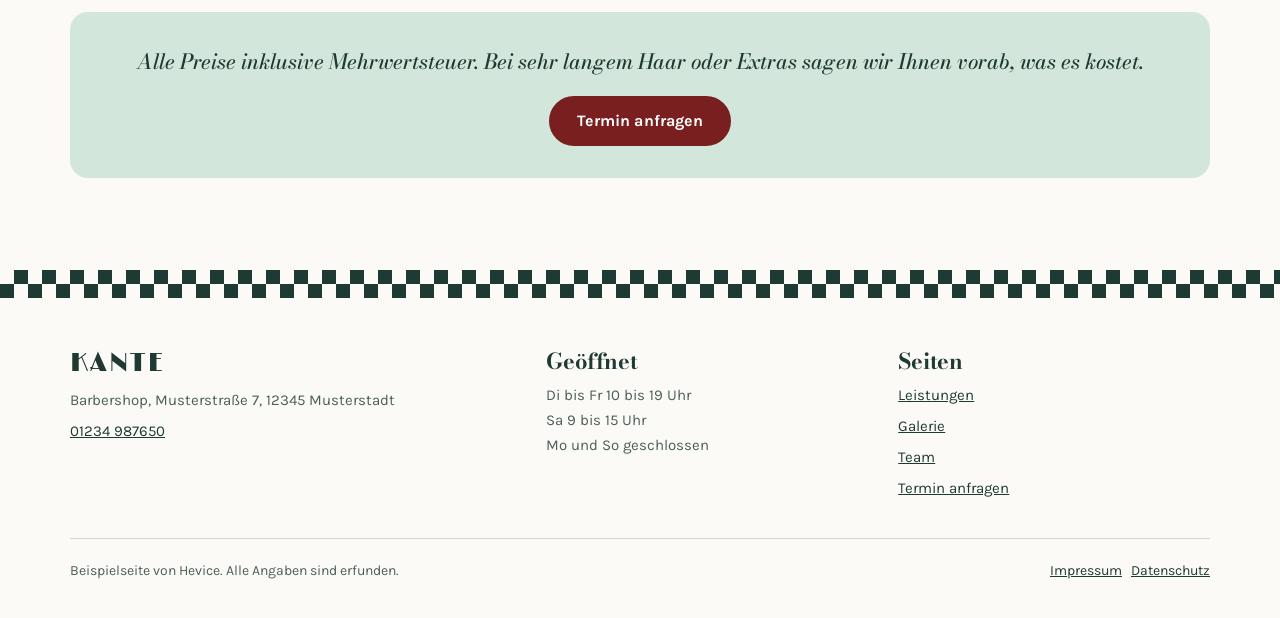
<file: beispiele/kante/leistungen/index.html>
<!DOCTYPE html>
<html lang="de" class="no-js">
<head>
<meta charset="utf-8">
<meta name="viewport" content="width=device-width, initial-scale=1, viewport-fit=cover">
<title>Leistungen – Kante Barbershop (Beispielseite)</title>
<meta name="description" content="Leistungen und Preise bei Kante: Haarschnitt, Fade, Bart trimmen, Nassrasur, Vater und Sohn, Hochzeit. Fiktive Beispielseite.">
<meta name="robots" content="noindex, nofollow">
<meta name="theme-color" content="#1E3A33">
<link rel="icon" href="../img/favicon.svg" type="image/svg+xml">
<link rel="preload" href="../fonts/limelight-latin-400-normal.woff2" as="font" type="font/woff2" crossorigin>
<script>document.documentElement.className='js';</script>
<meta property="og:type" content="website">
<meta property="og:locale" content="de_DE">
<meta property="og:site_name" content="Kante Barbershop">
<meta property="og:title" content="Leistungen – Kante Barbershop (Beispielseite)">
<meta property="og:description" content="Leistungen und Preise bei Kante: Haarschnitt, Fade, Bart trimmen, Nassrasur, Vater und Sohn, Hochzeit. Fiktive Beispielseite.">
<meta property="og:url" content="https://hevice.de/beispiele/kante/leistungen/">
<meta property="og:image" content="https://hevice.de/beispiele/kante/desktop.webp">
<meta name="twitter:card" content="summary_large_image">
<link rel="stylesheet" href="../style.css">
</head>
<body><a class="skip" href="#inhalt">Zum Inhalt springen</a>

<header class="kopf">
  <div class="wrap">
    <a class="logo" href="../" aria-label="Kante Barbershop – Startseite">
      <svg width="22" height="50" viewBox="0 0 22 50" aria-hidden="true"><defs><pattern id="saeule" width="22" height="14" patternUnits="userSpaceOnUse" patternTransform="skewY(-30)"><rect width="22" height="14" fill="#FBFAF7"/><rect width="22" height="4.5" fill="#7A1F1F"/><rect y="7" width="22" height="4.5" fill="#1E3A33"/></pattern></defs><rect x="4" y="6" width="14" height="38" rx="2" fill="url(#saeule)" stroke="#1E3A33" stroke-width="1.5"/><rect x="2" y="1" width="18" height="6" rx="3" fill="#B8913A"/><rect x="2" y="43" width="18" height="6" rx="3" fill="#B8913A"/></svg>
      <span><b>KANTE</b><small>Barbershop in Musterstadt</small></span>
    </a>
    <button class="menue-knopf" type="button" aria-label="Menü öffnen" aria-expanded="false" aria-controls="hauptnav">
      <svg width="20" height="20" viewBox="0 0 24 24" fill="none" stroke="currentColor" stroke-width="2" stroke-linecap="round" aria-hidden="true"><path d="M4 8h16M4 16h16"/></svg>
    </button>
    <nav class="nav" id="hauptnav" aria-label="Hauptnavigation">
      <a href="../">Start</a>
      <a href="../leistungen/" aria-current="page">Leistungen</a>
      <a href="../galerie/">Galerie</a>
      <a href="../team/">Team</a>
      <a class="btn" href="../termin/">Termin anfragen</a>
    </nav>
  </div>
</header>

<main id="inhalt">
<section class="seitenkopf">
  <div class="wrap">
    <h1>LEISTUNGEN</h1>
    <p>Vom schnellen Nachschnitt bis zur klassischen Nassrasur.</p>
  </div>
</section>
<div class="schachband" role="presentation"></div>
<section class="abschnitt">
  <div class="wrap">
    <div class="bilderpaar">
      <figure class="polaroid"><div class="platz" role="img" aria-label="Platz für Foto: Schnitt und Styling"><svg width="44" height="44" viewBox="0 0 24 24" fill="none" stroke="currentColor" stroke-width="1.4" stroke-linecap="round" aria-hidden="true"><circle cx="6" cy="18" r="3"/><circle cx="18" cy="18" r="3"/><path d="M8 16 L19 3"/><path d="M16 16 L5 3"/></svg><span>Platz für Foto: Schnitt und Styling</span></div><figcaption>Schnitt und Styling</figcaption></figure>
      <figure class="polaroid"><div class="platz" role="img" aria-label="Platz für Foto: Schnurrbart"><svg width="60" height="28" viewBox="0 0 54 24" fill="none" stroke="currentColor" stroke-width="1.6" stroke-linejoin="round" aria-hidden="true"><path d="M2 14 L30 14 L34 7 L52 7 L52 14 L34 14"/><path d="M2 14 Q 10 20 26 16"/></svg><span>Platz für Foto: Schnurrbart</span></div><figcaption>Feinarbeit am Schnurrbart</figcaption></figure>
    </div>
    <div class="tafeln">
      <div class="tafel"><div class="tafel-innen">
          <div class="tafel-kopf">
            <svg width="30" height="30" viewBox="0 0 24 24" fill="none" stroke="currentColor" stroke-width="1.6" stroke-linecap="round" aria-hidden="true"><circle cx="6" cy="18" r="3"/><circle cx="18" cy="18" r="3"/><path d="M8 16 L19 3"/><path d="M16 16 L5 3"/></svg>
            <h2>HAARE</h2>
          </div>
          <div class="eintrag"><strong>Haarschnitt<b class="preis">32 €</b></strong><span>Klassisch oder modern, mit Waschen und Styling.</span></div>
          <div class="eintrag"><strong>Fade<b class="preis">36 €</b></strong><span>Saubere Übergänge, von Skin Fade bis Taper.</span></div>
          <div class="eintrag"><strong>Maschinenschnitt<b class="preis">20 €</b></strong><span>Kurz, schnell und gleichmäßig.</span></div>
          <div class="eintrag"><strong>Kinderschnitt<b class="preis">20 €</b></strong><span>Für Jungs bis 12, geduldig und ohne Stress.</span></div>
        </div></div>
      <div class="tafel"><div class="tafel-innen">
          <div class="tafel-kopf">
            <svg width="34" height="30" viewBox="0 0 54 24" fill="none" stroke="currentColor" stroke-width="2" stroke-linejoin="round" aria-hidden="true"><path d="M2 14 L30 14 L34 7 L52 7 L52 14 L34 14"/><path d="M2 14 Q 10 20 26 16"/></svg>
            <h2>BART</h2>
          </div>
          <div class="eintrag"><strong>Bart trimmen<b class="preis">22 €</b></strong><span>Form passend zum Gesicht, Konturen mit dem Messer.</span></div>
          <div class="eintrag"><strong>Nassrasur<b class="preis">30 €</b></strong><span>Heißes Tuch, Schaum und Rasiermesser.</span></div>
          <div class="eintrag"><strong>Bart und Schnitt<b class="preis">49 €</b></strong><span>Haare und Bart in einem Termin.</span></div>
        </div></div>
      <div class="tafel"><div class="tafel-innen">
          <div class="tafel-kopf">
            <svg width="30" height="30" viewBox="0 0 24 24" fill="none" stroke="currentColor" stroke-width="1.6" stroke-linecap="round" stroke-linejoin="round" aria-hidden="true"><path d="M4 9h16l-2 11H6z"/><path d="M8 9V6a4 4 0 0 1 8 0v3"/></svg>
            <h2>ANLÄSSE</h2>
          </div>
          <div class="eintrag"><strong>Vater und Sohn<b class="preis">49 €</b></strong><span>Zwei Stühle nebeneinander, ein Termin.</span></div>
          <div class="eintrag"><strong>Hochzeit<b class="preis">ab 79 €</b></strong><span>Schnitt, Rasur und Styling für den Bräutigam, gern mit Trauzeugen.</span></div>
        </div></div>
    </div>
    <div class="hinweisbox">
      <p>Alle Preise inklusive Mehrwertsteuer. Bei sehr langem Haar oder Extras sagen wir Ihnen vorab, was es kostet.</p>
      <a class="btn" href="../termin/">Termin anfragen</a>
    </div>
  </div>
</section>
</main>

<div class="schachband" role="presentation"></div>
<footer>
  <div class="wrap innen">
    <div class="raster">
      <div><a class="logo" href="../" aria-label="Kante Barbershop – Startseite"><span><b>KANTE</b></span></a><p style="margin-top:12px">Barbershop, Musterstraße 7, 12345 Musterstadt</p><p><a href="tel:+491234987650">01234 987650</a></p></div>
      <div><h2>Geöffnet</h2><p>Di bis Fr 10 bis 19 Uhr<br>Sa 9 bis 15 Uhr<br>Mo und So geschlossen</p></div>
      <div><h2>Seiten</h2><ul><li><a href="../leistungen/">Leistungen</a></li><li><a href="../galerie/">Galerie</a></li><li><a href="../team/">Team</a></li><li><a href="../termin/">Termin anfragen</a></li></ul></div>
    </div>
    <div class="fussnote">
      <span>Beispielseite von Hevice. Alle Angaben sind erfunden.</span>
      <span><a href="../impressum/">Impressum</a> &nbsp; <a href="../datenschutz/">Datenschutz</a></span>
    </div>
  </div>
</footer>


<script src="../script.js" defer></script>
</body>
</html>
</file>
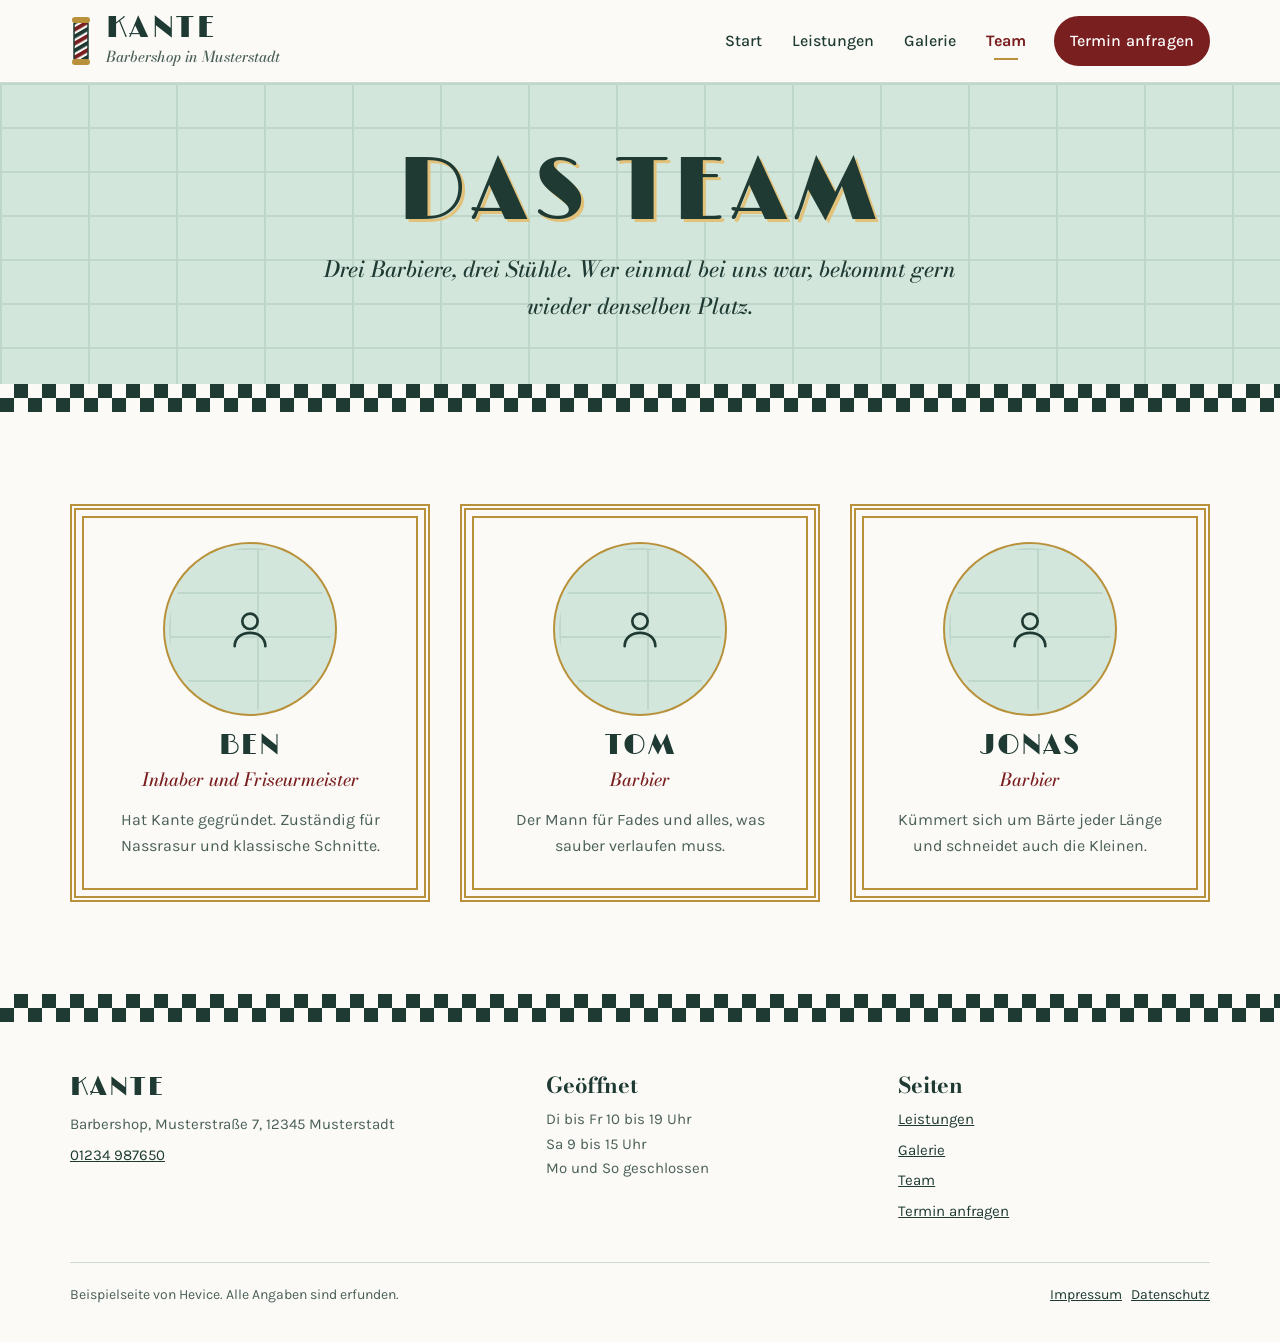
<file: beispiele/kante/team/index.html>
<!DOCTYPE html>
<html lang="de" class="no-js">
<head>
<meta charset="utf-8">
<meta name="viewport" content="width=device-width, initial-scale=1, viewport-fit=cover">
<title>Team – Kante Barbershop (Beispielseite)</title>
<meta name="description" content="Das Team von Kante: Ben, Tom und Jonas. Fiktive Beispielseite, die Fotos sind Platzhalter.">
<meta name="robots" content="noindex, nofollow">
<meta name="theme-color" content="#1E3A33">
<link rel="icon" href="../img/favicon.svg" type="image/svg+xml">
<link rel="preload" href="../fonts/limelight-latin-400-normal.woff2" as="font" type="font/woff2" crossorigin>
<script>document.documentElement.className='js';</script>
<meta property="og:type" content="website">
<meta property="og:locale" content="de_DE">
<meta property="og:site_name" content="Kante Barbershop">
<meta property="og:title" content="Team – Kante Barbershop (Beispielseite)">
<meta property="og:description" content="Das Team von Kante: Ben, Tom und Jonas. Fiktive Beispielseite, die Fotos sind Platzhalter.">
<meta property="og:url" content="https://hevice.de/beispiele/kante/team/">
<meta property="og:image" content="https://hevice.de/beispiele/kante/desktop.webp">
<meta name="twitter:card" content="summary_large_image">
<link rel="stylesheet" href="../style.css">
</head>
<body><a class="skip" href="#inhalt">Zum Inhalt springen</a>

<header class="kopf">
  <div class="wrap">
    <a class="logo" href="../" aria-label="Kante Barbershop – Startseite">
      <svg width="22" height="50" viewBox="0 0 22 50" aria-hidden="true"><defs><pattern id="saeule" width="22" height="14" patternUnits="userSpaceOnUse" patternTransform="skewY(-30)"><rect width="22" height="14" fill="#FBFAF7"/><rect width="22" height="4.5" fill="#7A1F1F"/><rect y="7" width="22" height="4.5" fill="#1E3A33"/></pattern></defs><rect x="4" y="6" width="14" height="38" rx="2" fill="url(#saeule)" stroke="#1E3A33" stroke-width="1.5"/><rect x="2" y="1" width="18" height="6" rx="3" fill="#B8913A"/><rect x="2" y="43" width="18" height="6" rx="3" fill="#B8913A"/></svg>
      <span><b>KANTE</b><small>Barbershop in Musterstadt</small></span>
    </a>
    <button class="menue-knopf" type="button" aria-label="Menü öffnen" aria-expanded="false" aria-controls="hauptnav">
      <svg width="20" height="20" viewBox="0 0 24 24" fill="none" stroke="currentColor" stroke-width="2" stroke-linecap="round" aria-hidden="true"><path d="M4 8h16M4 16h16"/></svg>
    </button>
    <nav class="nav" id="hauptnav" aria-label="Hauptnavigation">
      <a href="../">Start</a>
      <a href="../leistungen/">Leistungen</a>
      <a href="../galerie/">Galerie</a>
      <a href="../team/" aria-current="page">Team</a>
      <a class="btn" href="../termin/">Termin anfragen</a>
    </nav>
  </div>
</header>

<main id="inhalt">
<section class="seitenkopf">
  <div class="wrap">
    <h1>DAS TEAM</h1>
    <p>Drei Barbiere, drei Stühle. Wer einmal bei uns war, bekommt gern wieder denselben Platz.</p>
  </div>
</section>
<div class="schachband" role="presentation"></div>
<section class="abschnitt">
  <div class="wrap team">
    <div class="brief"><div class="platz rund" role="img" aria-label="Platz für Foto: Ben"><svg width="46" height="46" viewBox="0 0 24 24" fill="none" stroke="currentColor" stroke-width="1.4" stroke-linecap="round" aria-hidden="true"><circle cx="12" cy="8" r="4"/><path d="M4 21c0-4.4 3.6-7 8-7s8 2.6 8 7"/></svg><span>Foto</span></div><h2>BEN</h2><p class="rolle">Inhaber und Friseurmeister</p><p>Hat Kante gegründet. Zuständig für Nassrasur und klassische Schnitte.</p></div>
    <div class="brief"><div class="platz rund" role="img" aria-label="Platz für Foto: Tom"><svg width="46" height="46" viewBox="0 0 24 24" fill="none" stroke="currentColor" stroke-width="1.4" stroke-linecap="round" aria-hidden="true"><circle cx="12" cy="8" r="4"/><path d="M4 21c0-4.4 3.6-7 8-7s8 2.6 8 7"/></svg><span>Foto</span></div><h2>TOM</h2><p class="rolle">Barbier</p><p>Der Mann für Fades und alles, was sauber verlaufen muss.</p></div>
    <div class="brief"><div class="platz rund" role="img" aria-label="Platz für Foto: Jonas"><svg width="46" height="46" viewBox="0 0 24 24" fill="none" stroke="currentColor" stroke-width="1.4" stroke-linecap="round" aria-hidden="true"><circle cx="12" cy="8" r="4"/><path d="M4 21c0-4.4 3.6-7 8-7s8 2.6 8 7"/></svg><span>Foto</span></div><h2>JONAS</h2><p class="rolle">Barbier</p><p>Kümmert sich um Bärte jeder Länge und schneidet auch die Kleinen.</p></div>
  </div>
</section>
</main>

<div class="schachband" role="presentation"></div>
<footer>
  <div class="wrap innen">
    <div class="raster">
      <div><a class="logo" href="../" aria-label="Kante Barbershop – Startseite"><span><b>KANTE</b></span></a><p style="margin-top:12px">Barbershop, Musterstraße 7, 12345 Musterstadt</p><p><a href="tel:+491234987650">01234 987650</a></p></div>
      <div><h2>Geöffnet</h2><p>Di bis Fr 10 bis 19 Uhr<br>Sa 9 bis 15 Uhr<br>Mo und So geschlossen</p></div>
      <div><h2>Seiten</h2><ul><li><a href="../leistungen/">Leistungen</a></li><li><a href="../galerie/">Galerie</a></li><li><a href="../team/">Team</a></li><li><a href="../termin/">Termin anfragen</a></li></ul></div>
    </div>
    <div class="fussnote">
      <span>Beispielseite von Hevice. Alle Angaben sind erfunden.</span>
      <span><a href="../impressum/">Impressum</a> &nbsp; <a href="../datenschutz/">Datenschutz</a></span>
    </div>
  </div>
</footer>


<script src="../script.js" defer></script>
</body>
</html>
</file>
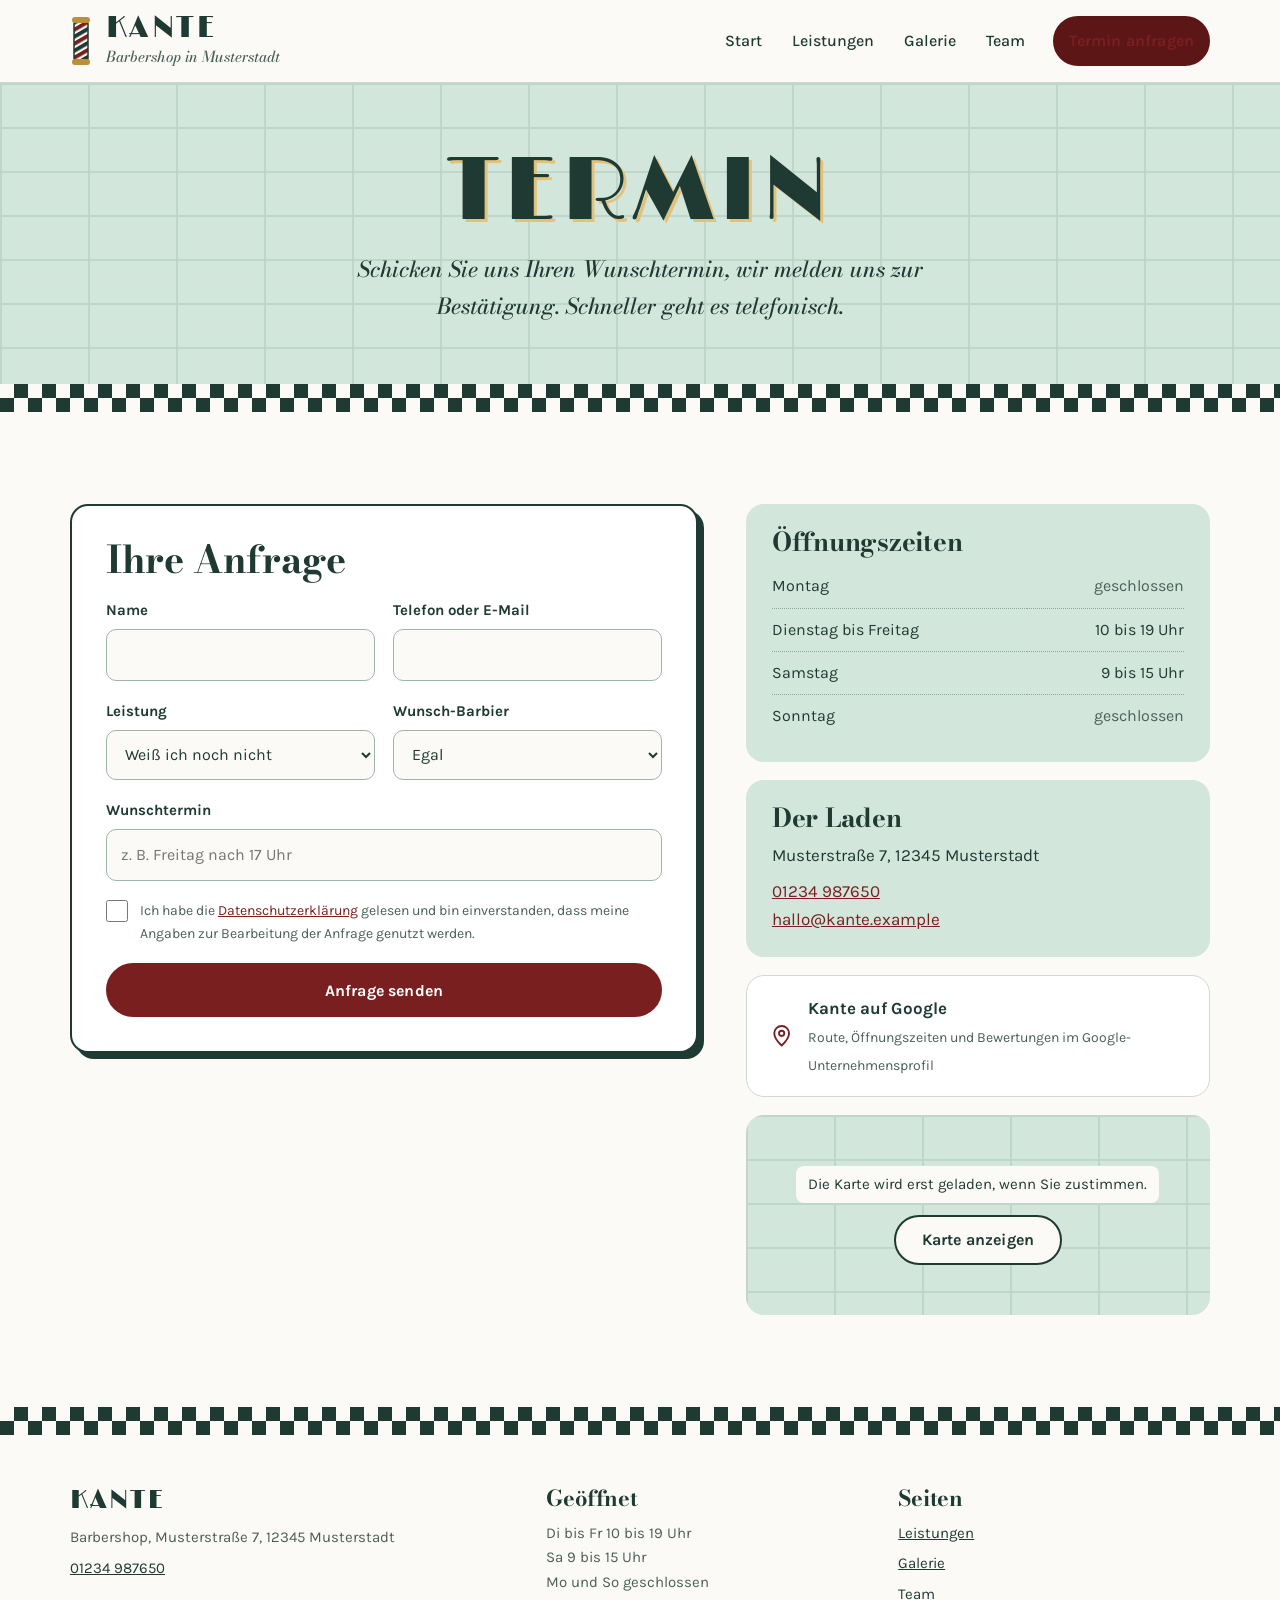
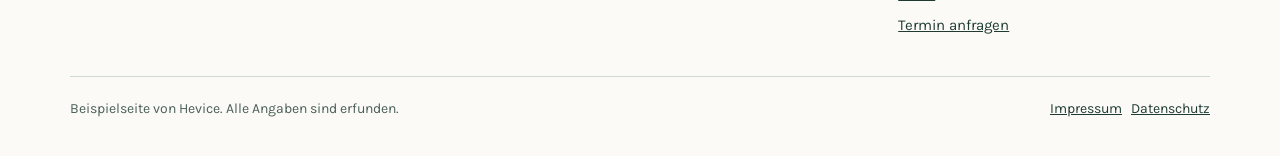
<file: beispiele/kante/termin/index.html>
<!DOCTYPE html>
<html lang="de" class="no-js">
<head>
<meta charset="utf-8">
<meta name="viewport" content="width=device-width, initial-scale=1, viewport-fit=cover">
<title>Termin anfragen – Kante Barbershop (Beispielseite)</title>
<meta name="description" content="Terminanfrage bei Kante: Formular, Öffnungszeiten und Adresse. Fiktive Beispielseite, es wird nichts verschickt.">
<meta name="robots" content="noindex, nofollow">
<meta name="theme-color" content="#1E3A33">
<link rel="icon" href="../img/favicon.svg" type="image/svg+xml">
<link rel="preload" href="../fonts/limelight-latin-400-normal.woff2" as="font" type="font/woff2" crossorigin>
<script>document.documentElement.className='js';</script>
<meta property="og:type" content="website">
<meta property="og:locale" content="de_DE">
<meta property="og:site_name" content="Kante Barbershop">
<meta property="og:title" content="Termin anfragen – Kante Barbershop (Beispielseite)">
<meta property="og:description" content="Terminanfrage bei Kante: Formular, Öffnungszeiten und Adresse. Fiktive Beispielseite, es wird nichts verschickt.">
<meta property="og:url" content="https://hevice.de/beispiele/kante/termin/">
<meta property="og:image" content="https://hevice.de/beispiele/kante/desktop.webp">
<meta name="twitter:card" content="summary_large_image">
<link rel="stylesheet" href="../style.css">
</head>
<body><a class="skip" href="#inhalt">Zum Inhalt springen</a>

<header class="kopf">
  <div class="wrap">
    <a class="logo" href="../" aria-label="Kante Barbershop – Startseite">
      <svg width="22" height="50" viewBox="0 0 22 50" aria-hidden="true"><defs><pattern id="saeule" width="22" height="14" patternUnits="userSpaceOnUse" patternTransform="skewY(-30)"><rect width="22" height="14" fill="#FBFAF7"/><rect width="22" height="4.5" fill="#7A1F1F"/><rect y="7" width="22" height="4.5" fill="#1E3A33"/></pattern></defs><rect x="4" y="6" width="14" height="38" rx="2" fill="url(#saeule)" stroke="#1E3A33" stroke-width="1.5"/><rect x="2" y="1" width="18" height="6" rx="3" fill="#B8913A"/><rect x="2" y="43" width="18" height="6" rx="3" fill="#B8913A"/></svg>
      <span><b>KANTE</b><small>Barbershop in Musterstadt</small></span>
    </a>
    <button class="menue-knopf" type="button" aria-label="Menü öffnen" aria-expanded="false" aria-controls="hauptnav">
      <svg width="20" height="20" viewBox="0 0 24 24" fill="none" stroke="currentColor" stroke-width="2" stroke-linecap="round" aria-hidden="true"><path d="M4 8h16M4 16h16"/></svg>
    </button>
    <nav class="nav" id="hauptnav" aria-label="Hauptnavigation">
      <a href="../">Start</a>
      <a href="../leistungen/">Leistungen</a>
      <a href="../galerie/">Galerie</a>
      <a href="../team/">Team</a>
      <a class="btn" href="../termin/" aria-current="page">Termin anfragen</a>
    </nav>
  </div>
</header>

<main id="inhalt">
<section class="seitenkopf">
  <div class="wrap">
    <h1>TERMIN</h1>
    <p>Schicken Sie uns Ihren Wunschtermin, wir melden uns zur Bestätigung. Schneller geht es telefonisch.</p>
  </div>
</section>
<div class="schachband" role="presentation"></div>
<section class="abschnitt">
  <div class="wrap kontakt-raster">
    <div id="formular-bereich">
      <form id="formular" novalidate>
        <h2>Ihre Anfrage</h2>
        <div class="feld"><label for="name">Name</label><input id="name" name="name" type="text" autocomplete="name" aria-required="true"></div>
        <div class="feld"><label for="erreichbar">Telefon oder E-Mail</label><input id="erreichbar" name="erreichbar" type="text" autocomplete="tel" aria-required="true"></div>
        <div class="feld"><label for="leistung">Leistung</label>
          <select id="leistung" name="leistung"><option>Weiß ich noch nicht</option><option>Haarschnitt</option><option>Fade</option><option>Maschinenschnitt</option><option>Kinderschnitt</option><option>Bart trimmen</option><option>Nassrasur</option><option>Bart und Schnitt</option><option>Vater und Sohn</option><option>Hochzeit</option></select></div>
        <div class="feld"><label for="barbier">Wunsch-Barbier</label>
          <select id="barbier" name="barbier"><option>Egal</option><option>Ben</option><option>Tom</option><option>Jonas</option></select></div>
        <div class="feld breit"><label for="wunsch">Wunschtermin</label><input id="wunsch" name="wunsch" type="text" placeholder="z. B. Freitag nach 17 Uhr"></div>
        <div class="check"><input id="ds" name="datenschutz" type="checkbox" aria-required="true"><label for="ds">Ich habe die <a href="../datenschutz/">Datenschutzerklärung</a> gelesen und bin einverstanden, dass meine Angaben zur Bearbeitung der Anfrage genutzt werden.</label></div>
        <p class="fehler" id="fehler" role="alert" hidden></p>
        <button class="btn" type="submit">Anfrage senden</button>
      </form>
    </div>
    <div class="info">
      <div class="infokarte">
        <h2>Öffnungszeiten</h2>
        <table>
          <tr><th scope="row">Montag</th><td class="leise">geschlossen</td></tr>
          <tr><th scope="row">Dienstag bis Freitag</th><td>10 bis 19 Uhr</td></tr>
          <tr><th scope="row">Samstag</th><td>9 bis 15 Uhr</td></tr>
          <tr><th scope="row">Sonntag</th><td class="leise">geschlossen</td></tr>
        </table>
      </div>
      <div class="infokarte">
        <h2>Der Laden</h2>
        <p>Musterstraße 7, 12345 Musterstadt</p>
        <p style="margin:0"><a href="tel:+491234987650">01234 987650</a><br><a href="mailto:hallo@kante.example">hallo@kante.example</a></p>
      </div>
      <a class="google" href="#" id="google-link">
        <svg width="30" height="30" viewBox="0 0 24 24" fill="none" stroke="#7A1F1F" stroke-width="1.8" stroke-linecap="round" stroke-linejoin="round" aria-hidden="true"><path d="M12 21s-7-6.2-7-11.5A7 7 0 0 1 19 9.5C19 14.8 12 21 12 21z"/><circle cx="12" cy="9.5" r="2.5"/></svg>
        <div><b>Kante auf Google</b><span>Route, Öffnungszeiten und Bewertungen im Google-Unternehmensprofil</span></div>
      </a>
      <div class="karte" id="karte">
        <span>Die Karte wird erst geladen, wenn Sie zustimmen.</span>
        <button class="btn linie" type="button" id="karte-knopf">Karte anzeigen</button>
      </div>
    </div>
  </div>
</section>
</main>

<div class="schachband" role="presentation"></div>
<footer>
  <div class="wrap innen">
    <div class="raster">
      <div><a class="logo" href="../" aria-label="Kante Barbershop – Startseite"><span><b>KANTE</b></span></a><p style="margin-top:12px">Barbershop, Musterstraße 7, 12345 Musterstadt</p><p><a href="tel:+491234987650">01234 987650</a></p></div>
      <div><h2>Geöffnet</h2><p>Di bis Fr 10 bis 19 Uhr<br>Sa 9 bis 15 Uhr<br>Mo und So geschlossen</p></div>
      <div><h2>Seiten</h2><ul><li><a href="../leistungen/">Leistungen</a></li><li><a href="../galerie/">Galerie</a></li><li><a href="../team/">Team</a></li><li><a href="../termin/">Termin anfragen</a></li></ul></div>
    </div>
    <div class="fussnote">
      <span>Beispielseite von Hevice. Alle Angaben sind erfunden.</span>
      <span><a href="../impressum/">Impressum</a> &nbsp; <a href="../datenschutz/">Datenschutz</a></span>
    </div>
  </div>
</footer>


<script src="../script.js" defer></script>
</body>
</html>
</file>
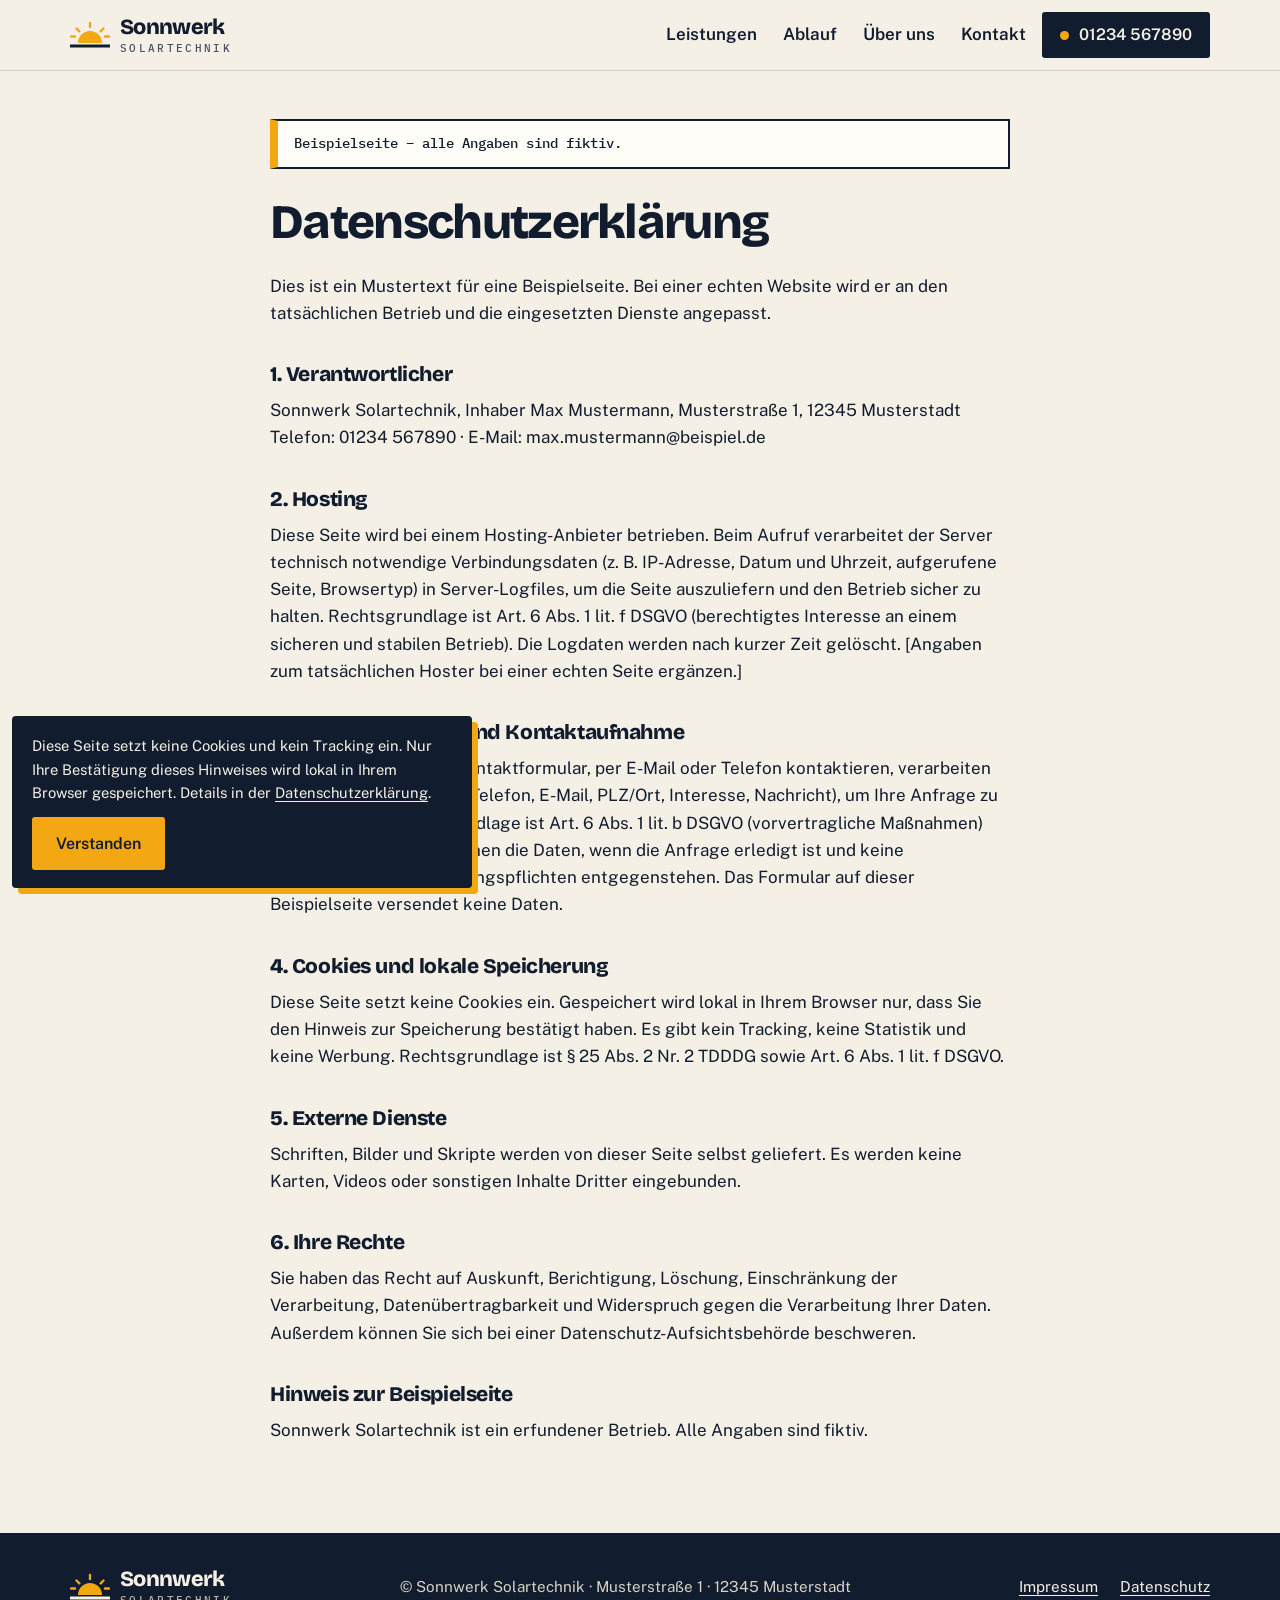
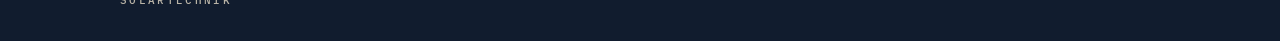
<file: beispiele/sonnwerk/datenschutz/index.html>
<!DOCTYPE html>
<html lang="de" class="no-js">
<head>
<meta charset="utf-8">
<meta name="viewport" content="width=device-width, initial-scale=1">
<title>Datenschutzerklärung – Sonnwerk Solartechnik (Beispielseite)</title>
<meta name="description" content="Datenschutzerklärung der fiktiven Beispielseite Sonnwerk Solartechnik.">
<meta name="robots" content="noindex, nofollow">
<meta name="theme-color" content="#111C2E">
<link rel="icon" href="../img/favicon.svg" type="image/svg+xml">
<link rel="stylesheet" href="../style.css">
<script>document.documentElement.className='js';</script>
</head>
<body><a class="skip" href="#inhalt">Zum Inhalt springen</a>
<header class="site-header">
  <div class="wrap bar">
    <a class="logo" href="../" aria-label="Sonnwerk Solartechnik – Startseite"><svg class="logo-mark" viewBox="0 0 40 28" aria-hidden="true"><path d="M8 22a12 12 0 0 1 24 0z" fill="#F3A712"/><path d="M20 2v4M6.5 7.5l2.8 2.8M33.5 7.5l-2.8 2.8M1 15.5h4M35 15.5h4" stroke="#F3A712" stroke-width="2.4" stroke-linecap="round"/><path d="M0 25h40" stroke="currentColor" stroke-width="3"/></svg><span class="logo-text"><b>Sonnwerk</b><small>Solartechnik</small></span></a>
    <button class="menu-toggle" type="button" aria-expanded="false" aria-controls="hauptnavigation">Menü</button>
    <nav class="main-nav" id="hauptnavigation" aria-label="Hauptnavigation">
      <ul>
        <li><a href="../#leistungen">Leistungen</a></li>
        <li><a href="../#ablauf">Ablauf</a></li>
        <li><a href="../#ueber-uns">Über uns</a></li>
        <li><a href="../#kontakt">Kontakt</a></li>
        <li class="nav-phone"><a href="tel:+491234567890">Anrufen: 01234 567890</a></li>
      </ul>
    </nav>
    <a class="btn btn-ink header-phone" href="tel:+491234567890"><span class="dot" aria-hidden="true"></span>01234 567890</a>
  </div>
</header>
<main id="inhalt" class="legal"><div class="wrap">
<p class="demo-note">Beispielseite – alle Angaben sind fiktiv.</p>
<h1>Datenschutzerklärung</h1>
<p>Dies ist ein Mustertext für eine Beispielseite. Bei einer echten Website wird er an den tatsächlichen Betrieb und die eingesetzten Dienste angepasst.</p>
<h2>1. Verantwortlicher</h2>
<p>Sonnwerk Solartechnik, Inhaber Max Mustermann, Musterstraße 1, 12345 Musterstadt<br>Telefon: 01234 567890 · E-Mail: max.mustermann@beispiel.de</p>
<h2>2. Hosting</h2>
<p>Diese Seite wird bei einem Hosting-Anbieter betrieben. Beim Aufruf verarbeitet der Server technisch notwendige Verbindungsdaten (z. B. IP-Adresse, Datum und Uhrzeit, aufgerufene Seite, Browsertyp) in Server-Logfiles, um die Seite auszuliefern und den Betrieb sicher zu halten. Rechtsgrundlage ist Art. 6 Abs. 1 lit. f DSGVO (berechtigtes Interesse an einem sicheren und stabilen Betrieb). Die Logdaten werden nach kurzer Zeit gelöscht. [Angaben zum tatsächlichen Hoster bei einer echten Seite ergänzen.]</p>
<h2>3. Kontaktformular und Kontaktaufnahme</h2>
<p>Wenn Sie uns über das Kontaktformular, per E-Mail oder Telefon kontaktieren, verarbeiten wir Ihre Angaben (Name, Telefon, E-Mail, PLZ/Ort, Interesse, Nachricht), um Ihre Anfrage zu beantworten. Rechtsgrundlage ist Art. 6 Abs. 1 lit. b DSGVO (vorvertragliche Maßnahmen) bzw. lit. f DSGVO. Wir löschen die Daten, wenn die Anfrage erledigt ist und keine gesetzlichen Aufbewahrungspflichten entgegenstehen. Das Formular auf dieser Beispielseite versendet keine Daten.</p>
<h2>4. Cookies und lokale Speicherung</h2>
<p>Diese Seite setzt keine Cookies ein. Gespeichert wird lokal in Ihrem Browser nur, dass Sie den Hinweis zur Speicherung bestätigt haben. Es gibt kein Tracking, keine Statistik und keine Werbung. Rechtsgrundlage ist § 25 Abs. 2 Nr. 2 TDDDG sowie Art. 6 Abs. 1 lit. f DSGVO.</p>
<h2>5. Externe Dienste</h2>
<p>Schriften, Bilder und Skripte werden von dieser Seite selbst geliefert. Es werden keine Karten, Videos oder sonstigen Inhalte Dritter eingebunden.</p>
<h2>6. Ihre Rechte</h2>
<p>Sie haben das Recht auf Auskunft, Berichtigung, Löschung, Einschränkung der Verarbeitung, Datenübertragbarkeit und Widerspruch gegen die Verarbeitung Ihrer Daten. Außerdem können Sie sich bei einer Datenschutz-Aufsichtsbehörde beschweren.</p>
<h2>Hinweis zur Beispielseite</h2>
<p>Sonnwerk Solartechnik ist ein erfundener Betrieb. Alle Angaben sind fiktiv.</p>
</div></main>
<footer class="site-footer">
  <div class="wrap foot">
    <a class="logo logo-light" href="../" aria-label="Sonnwerk Solartechnik – Startseite"><svg class="logo-mark" viewBox="0 0 40 28" aria-hidden="true"><path d="M8 22a12 12 0 0 1 24 0z" fill="#F3A712"/><path d="M20 2v4M6.5 7.5l2.8 2.8M33.5 7.5l-2.8 2.8M1 15.5h4M35 15.5h4" stroke="#F3A712" stroke-width="2.4" stroke-linecap="round"/><path d="M0 25h40" stroke="currentColor" stroke-width="3"/></svg><span class="logo-text"><b>Sonnwerk</b><small>Solartechnik</small></span></a>
    <p>© Sonnwerk Solartechnik · Musterstraße 1 · 12345 Musterstadt</p>
    <div class="footer-links"><a href="../impressum/">Impressum</a><a href="../datenschutz/">Datenschutz</a></div>
  </div>
</footer>
<div class="cookie" id="cookie-banner" role="region" aria-label="Hinweis zur Speicherung" hidden>
  <p>Diese Seite setzt keine Cookies und kein Tracking ein. Nur Ihre Bestätigung dieses Hinweises wird lokal in Ihrem Browser gespeichert. Details in der <a href="../datenschutz/">Datenschutzerklärung</a>.</p>
  <button class="btn btn-sun" type="button" id="cookie-ok">Verstanden</button>
</div>
<script src="../script.js" defer></script>
</body>
</html>
</file>
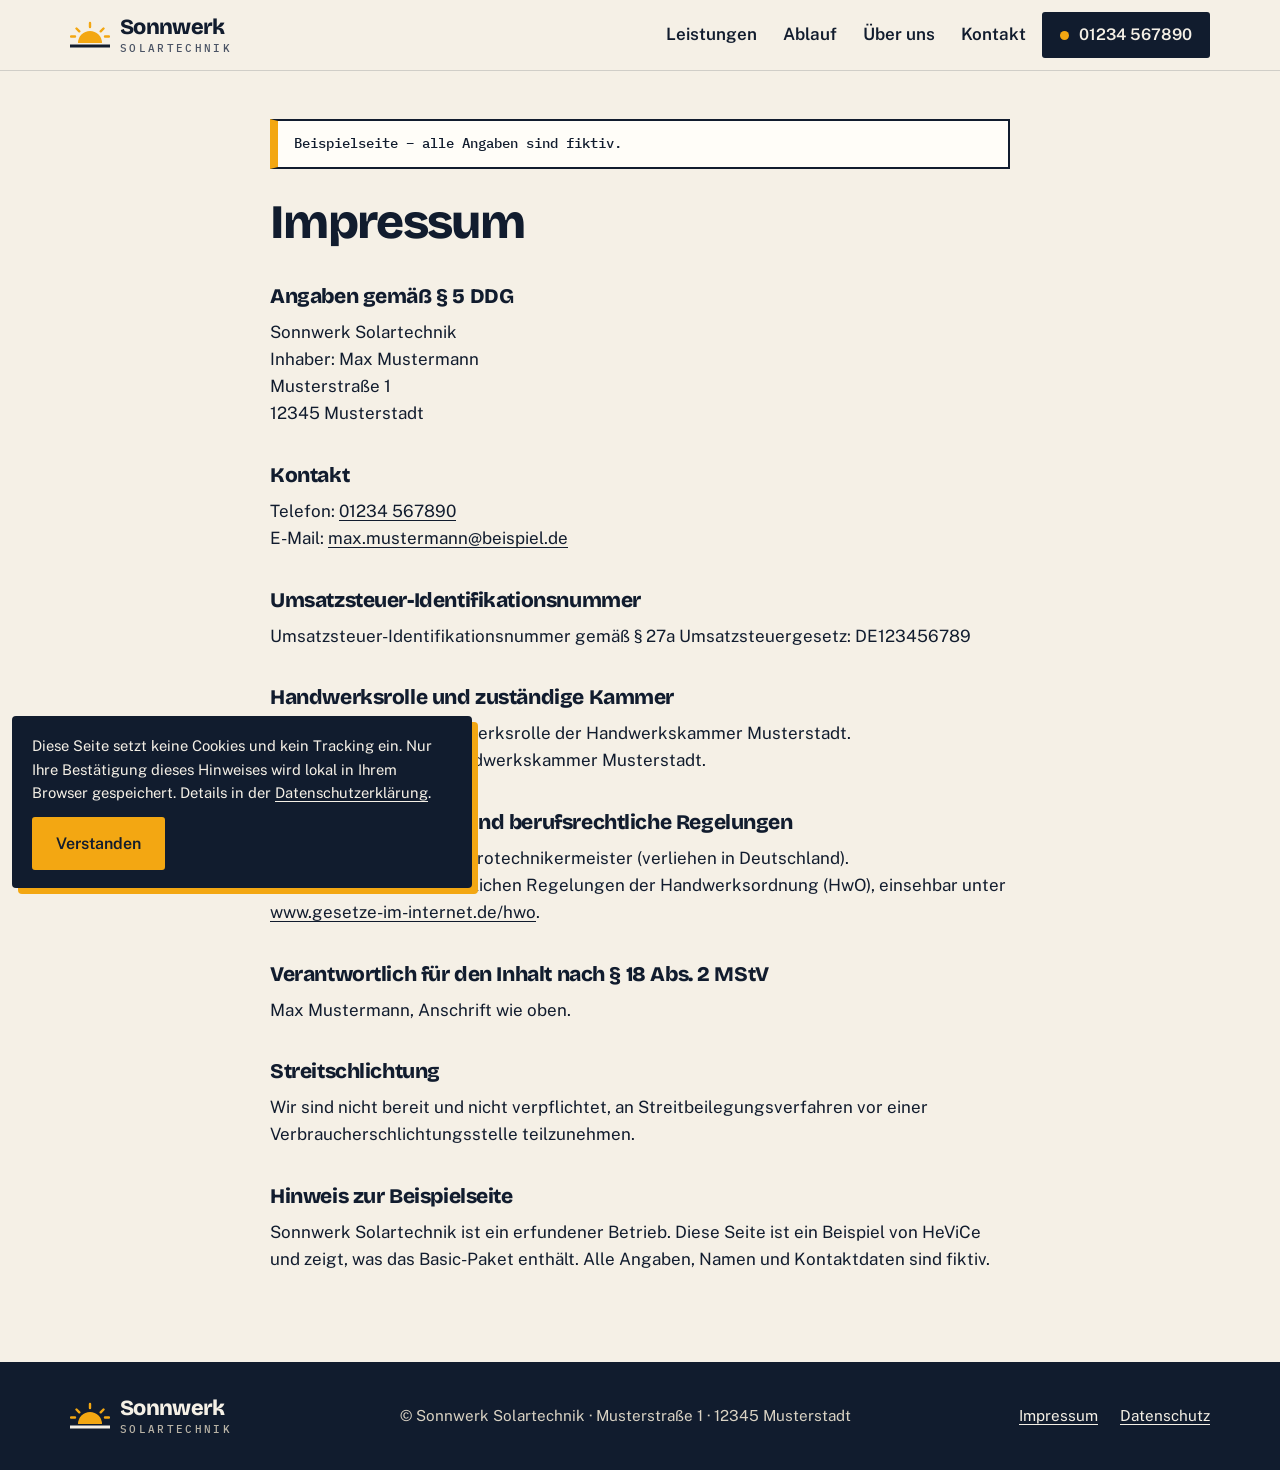
<file: beispiele/sonnwerk/impressum/index.html>
<!DOCTYPE html>
<html lang="de" class="no-js">
<head>
<meta charset="utf-8">
<meta name="viewport" content="width=device-width, initial-scale=1">
<title>Impressum – Sonnwerk Solartechnik (Beispielseite)</title>
<meta name="description" content="Impressum der fiktiven Beispielseite Sonnwerk Solartechnik.">
<meta name="robots" content="noindex, nofollow">
<meta name="theme-color" content="#111C2E">
<link rel="icon" href="../img/favicon.svg" type="image/svg+xml">
<link rel="stylesheet" href="../style.css">
<script>document.documentElement.className='js';</script>
</head>
<body><a class="skip" href="#inhalt">Zum Inhalt springen</a>
<header class="site-header">
  <div class="wrap bar">
    <a class="logo" href="../" aria-label="Sonnwerk Solartechnik – Startseite"><svg class="logo-mark" viewBox="0 0 40 28" aria-hidden="true"><path d="M8 22a12 12 0 0 1 24 0z" fill="#F3A712"/><path d="M20 2v4M6.5 7.5l2.8 2.8M33.5 7.5l-2.8 2.8M1 15.5h4M35 15.5h4" stroke="#F3A712" stroke-width="2.4" stroke-linecap="round"/><path d="M0 25h40" stroke="currentColor" stroke-width="3"/></svg><span class="logo-text"><b>Sonnwerk</b><small>Solartechnik</small></span></a>
    <button class="menu-toggle" type="button" aria-expanded="false" aria-controls="hauptnavigation">Menü</button>
    <nav class="main-nav" id="hauptnavigation" aria-label="Hauptnavigation">
      <ul>
        <li><a href="../#leistungen">Leistungen</a></li>
        <li><a href="../#ablauf">Ablauf</a></li>
        <li><a href="../#ueber-uns">Über uns</a></li>
        <li><a href="../#kontakt">Kontakt</a></li>
        <li class="nav-phone"><a href="tel:+491234567890">Anrufen: 01234 567890</a></li>
      </ul>
    </nav>
    <a class="btn btn-ink header-phone" href="tel:+491234567890"><span class="dot" aria-hidden="true"></span>01234 567890</a>
  </div>
</header>
<main id="inhalt" class="legal"><div class="wrap">
<p class="demo-note">Beispielseite – alle Angaben sind fiktiv.</p>
<h1>Impressum</h1>
<h2>Angaben gemäß § 5 DDG</h2>
<p>Sonnwerk Solartechnik<br>Inhaber: Max Mustermann<br>Musterstraße 1<br>12345 Musterstadt</p>
<h2>Kontakt</h2>
<p>Telefon: <a href="tel:+491234567890">01234 567890</a><br>E-Mail: <a href="mailto:max.mustermann@beispiel.de">max.mustermann@beispiel.de</a></p>
<h2>Umsatzsteuer-Identifikationsnummer</h2>
<p>Umsatzsteuer-Identifikationsnummer gemäß § 27a Umsatzsteuergesetz: DE123456789</p>
<h2>Handwerksrolle und zuständige Kammer</h2>
<p>Eingetragen in der Handwerksrolle der Handwerkskammer Musterstadt.<br>Zuständige Kammer: Handwerkskammer Musterstadt.</p>
<h2>Berufsbezeichnung und berufsrechtliche Regelungen</h2>
<p>Berufsbezeichnung: Elektrotechnikermeister (verliehen in Deutschland).<br>Es gelten die berufsrechtlichen Regelungen der Handwerksordnung (HwO), einsehbar unter <a href="https://www.gesetze-im-internet.de/hwo/">www.gesetze-im-internet.de/hwo</a>.</p>
<h2>Verantwortlich für den Inhalt nach § 18 Abs. 2 MStV</h2>
<p>Max Mustermann, Anschrift wie oben.</p>
<h2>Streitschlichtung</h2>
<p>Wir sind nicht bereit und nicht verpflichtet, an Streitbeilegungsverfahren vor einer Verbraucherschlichtungsstelle teilzunehmen.</p>
<h2>Hinweis zur Beispielseite</h2>
<p>Sonnwerk Solartechnik ist ein erfundener Betrieb. Diese Seite ist ein Beispiel von HeViCe und zeigt, was das Basic-Paket enthält. Alle Angaben, Namen und Kontaktdaten sind fiktiv.</p>
</div></main>
<footer class="site-footer">
  <div class="wrap foot">
    <a class="logo logo-light" href="../" aria-label="Sonnwerk Solartechnik – Startseite"><svg class="logo-mark" viewBox="0 0 40 28" aria-hidden="true"><path d="M8 22a12 12 0 0 1 24 0z" fill="#F3A712"/><path d="M20 2v4M6.5 7.5l2.8 2.8M33.5 7.5l-2.8 2.8M1 15.5h4M35 15.5h4" stroke="#F3A712" stroke-width="2.4" stroke-linecap="round"/><path d="M0 25h40" stroke="currentColor" stroke-width="3"/></svg><span class="logo-text"><b>Sonnwerk</b><small>Solartechnik</small></span></a>
    <p>© Sonnwerk Solartechnik · Musterstraße 1 · 12345 Musterstadt</p>
    <div class="footer-links"><a href="../impressum/">Impressum</a><a href="../datenschutz/">Datenschutz</a></div>
  </div>
</footer>
<div class="cookie" id="cookie-banner" role="region" aria-label="Hinweis zur Speicherung" hidden>
  <p>Diese Seite setzt keine Cookies und kein Tracking ein. Nur Ihre Bestätigung dieses Hinweises wird lokal in Ihrem Browser gespeichert. Details in der <a href="../datenschutz/">Datenschutzerklärung</a>.</p>
  <button class="btn btn-sun" type="button" id="cookie-ok">Verstanden</button>
</div>
<script src="../script.js" defer></script>
</body>
</html>
</file>
<file: beispiele/kante/style.css>
/* Kante Barbershop · Standard-Beispiel · keine Animationen, nur Hover-Zustände */
@font-face { font-family: "Limelight"; src: url("fonts/limelight-latin-400-normal.woff2") format("woff2"); font-weight: 400; font-display: swap; }
@font-face { font-family: "Bodoni Moda"; src: url("fonts/bodoni-moda-latin-700-normal.woff2") format("woff2"); font-weight: 700; font-style: normal; font-display: swap; }
@font-face { font-family: "Bodoni Moda"; src: url("fonts/bodoni-moda-latin-500-italic.woff2") format("woff2"); font-weight: 500; font-style: italic; font-display: swap; }
@font-face { font-family: "Karla"; src: url("fonts/karla-latin-400-normal.woff2") format("woff2"); font-weight: 400; font-display: swap; }
@font-face { font-family: "Karla"; src: url("fonts/karla-latin-500-normal.woff2") format("woff2"); font-weight: 500; font-display: swap; }
@font-face { font-family: "Karla"; src: url("fonts/karla-latin-700-normal.woff2") format("woff2"); font-weight: 700; font-display: swap; }

:root{
  --fliese:#D3E6DC; --fuge:#BFD6CA; --porzellan:#FBFAF7;
  --flasche:#1E3A33; --flasche-leise:#4A5F58;
  --ochsenblut:#7A1F1F; --ochsenblut-dunkel:#5C1616;
  --gold:#B8913A; --gold-hell:#E2C27A; --linie:#CFD9D3;
  --schild:'Limelight','Bodoni Moda',Georgia,serif;
  --titel:'Bodoni Moda',Didot,Georgia,serif;
  --text:'Karla','Segoe UI',system-ui,sans-serif;
  --schach:conic-gradient(var(--flasche) 25%, var(--porzellan) 0 50%, var(--flasche) 0 75%, var(--porzellan) 0) 0 0 / 28px 28px;
  --kacheln:linear-gradient(var(--fuge) 2px, transparent 2px) 0 0 / 100% 44px, linear-gradient(90deg, var(--fuge) 2px, transparent 2px) 0 0 / 88px 100%, var(--fliese);
  color-scheme:light;
}
*,*::before,*::after{box-sizing:border-box}
html{-webkit-text-size-adjust:100%;scroll-padding-top:100px}
body{margin:0;background:var(--porzellan);color:var(--flasche);font-family:var(--text);font-size:17px;line-height:1.65;-webkit-font-smoothing:antialiased}
img,svg{max-width:100%}
a{color:var(--ochsenblut)}
a:hover{color:var(--ochsenblut-dunkel)}
:focus-visible{outline:3px solid var(--ochsenblut);outline-offset:3px;border-radius:4px}
.wrap{width:min(1140px, 100% - 40px);margin-inline:auto}
h1,h2,h3{font-family:var(--titel);font-weight:700;line-height:1.05;margin:0;letter-spacing:-0.01em}
p{margin:0 0 16px}
.leise{color:var(--flasche-leise)}
.skip{position:absolute;left:-9999px;top:8px;background:var(--ochsenblut);color:#fff;padding:8px 14px;font-weight:700;z-index:100}
.skip:focus{left:8px}

/* Kopf */
.kopf{position:sticky;top:0;z-index:30;background:var(--porzellan);border-bottom:1px solid var(--linie)}
.kopf .wrap{display:flex;align-items:center;justify-content:space-between;min-height:82px;gap:24px;flex-wrap:wrap}
.logo{text-decoration:none;color:var(--flasche);display:flex;align-items:center;gap:14px}
.logo:hover{color:var(--flasche)}
.logo svg{flex-shrink:0}
.logo b{font-family:var(--schild);font-weight:400;font-size:30px;letter-spacing:0.08em;line-height:1;display:block}
.logo small{display:block;font-family:var(--titel);font-style:italic;font-weight:500;font-size:15px;color:var(--flasche-leise);margin-top:2px}
.nav{display:flex;align-items:center;gap:2px}
.nav a{color:var(--flasche);text-decoration:none;font-weight:500;font-size:16px;padding:10px 14px}
.nav a:hover{color:var(--ochsenblut)}
.nav a[aria-current="page"]{color:var(--ochsenblut);font-weight:700;background:linear-gradient(var(--gold),var(--gold)) center bottom 4px / 24px 2px no-repeat}
.btn{display:inline-flex;align-items:center;justify-content:center;min-height:50px;padding:0 26px;border-radius:999px;font-weight:700;font-size:16px;text-decoration:none;border:2px solid var(--ochsenblut);background:var(--ochsenblut);color:#fff;cursor:pointer;font-family:var(--text);letter-spacing:0.01em}
.btn:hover{background:var(--ochsenblut-dunkel);border-color:var(--ochsenblut-dunkel);color:#fff}
.btn.linie{background:transparent;color:var(--flasche);border-color:var(--flasche)}
.btn.linie:hover{background:var(--flasche);color:#fff}
.nav .btn{margin-left:12px;color:#fff;background-image:none}
.nav .btn:hover{color:#fff}
.nav .btn[aria-current="page"]{background:var(--ochsenblut-dunkel);border-color:var(--ochsenblut-dunkel);font-weight:700}
.menue-knopf{display:none;width:48px;height:48px;border-radius:50%;border:2px solid var(--flasche);background:transparent;color:var(--flasche);cursor:pointer;align-items:center;justify-content:center}
@media (max-width: 900px){
  .logo small{display:none}
  .js .menue-knopf{display:inline-flex}
  .nav{flex-direction:column;align-items:stretch;width:100%;padding:0 0 16px}
  .js .nav{display:none;position:absolute;left:0;right:0;top:100%;background:var(--porzellan);border-bottom:1px solid var(--linie);padding:10px 20px 20px}
  .js .nav.offen{display:flex}
  .nav a{padding:14px 6px;border-bottom:1px solid var(--linie)}
  .nav a[aria-current="page"]{background:none}
  .nav .btn{margin:14px 0 0;border-bottom:2px solid var(--ochsenblut)}
}

.schachband{height:28px;background:var(--schach)}
.abschnitt{padding:92px 0}
@media (max-width: 900px){.abschnitt{padding:60px 0}}

/* Hero: Fliesenwand mit Schaufensterschrift */
.hero{background:var(--kacheln);padding:56px 0 0;overflow:hidden}
.bogen{display:block;width:min(820px, 100%);height:auto;margin:0 auto -6%}
@media (min-width: 900px){.bogen{margin-bottom:-56px}}
.bogen-unter{text-align:center;font-family:var(--titel);font-style:italic;font-weight:500;font-size:clamp(19px, 2.2vw, 26px);color:var(--flasche);margin:0 0 40px}
.hero-raster{display:grid;grid-template-columns:minmax(0,1fr) minmax(0,1fr);gap:48px;align-items:end}
.plakette{background:var(--porzellan);border:2px solid var(--flasche);border-radius:18px;padding:36px 36px 32px;margin-bottom:56px;position:relative;box-shadow:6px 6px 0 var(--flasche)}
.plakette::before{content:"";position:absolute;inset:7px;border:1px solid var(--gold);border-radius:12px;pointer-events:none}
.plakette h1{font-size:clamp(34px, 4.2vw, 52px);margin-bottom:16px}
.plakette p{color:var(--flasche-leise);margin-bottom:26px;max-width:44ch}
.aktionen{display:flex;flex-wrap:wrap;gap:12px;position:relative}
.spiegel{position:relative;padding:14px 14px 0;background:linear-gradient(135deg,#8A5A36,#5E3A22);border-radius:260px 260px 0 0}
.spiegel::before{content:"";position:absolute;inset:6px 6px 0;border:2px solid var(--gold-hell);border-bottom:0;border-radius:254px 254px 0 0;pointer-events:none;opacity:.7}
@media (max-width: 900px){
  .hero{padding-top:36px}
  .bogen-unter{margin-bottom:28px}
  .hero-raster{grid-template-columns:1fr;gap:28px}
  .plakette{margin-bottom:0;padding:28px 24px 26px}
  .spiegel{width:min(420px, 100%);margin:0 auto}
}

/* Leistungs-Emailleschild */
.schild{border-radius:22px;padding:10px;background:var(--ochsenblut);position:relative}
.schild-innen{background:var(--porzellan);border-radius:14px;padding:52px 56px 44px;border:2px solid var(--gold);outline:2px solid var(--porzellan);outline-offset:-8px}
.schild .kopf-schild{text-align:center;margin-bottom:34px}
.schild h2{font-family:var(--schild);font-weight:400;font-size:clamp(34px, 5vw, 58px);letter-spacing:0.06em;color:var(--ochsenblut)}
.schild .kopf-schild p{font-family:var(--titel);font-style:italic;font-weight:500;font-size:19px;color:var(--flasche-leise);margin:6px 0 0}
.posten-liste{display:grid;grid-template-columns:1fr 1fr;gap:0 56px}
.posten{padding:14px 0}
.posten .zeile{display:flex;align-items:baseline;gap:10px}
.posten b.preis{font-family:var(--titel);font-weight:700;font-size:22px;color:var(--ochsenblut);white-space:nowrap}
.posten>span{display:block;font-size:15px;color:var(--flasche-leise)}
.posten strong{font-family:var(--titel);font-weight:700;font-size:22px;white-space:nowrap}
.posten i{flex:1;border-bottom:2px dotted #9FB5AB;transform:translateY(-6px);min-width:24px}
.schild .unten{text-align:center;margin-top:30px}
@media (max-width: 900px){.schild-innen{padding:36px 20px 30px}.posten-liste{grid-template-columns:1fr}}

/* Rasur-Abschnitt und Polaroids */
.duo{display:grid;grid-template-columns:minmax(0,1fr) minmax(0,1fr);gap:64px;align-items:center}
.polaroid{background:#fff;padding:14px 14px 56px;box-shadow:0 18px 40px -20px rgba(30,58,51,.45);transform:rotate(-2deg);position:relative;margin:0}
.polaroid figcaption{position:absolute;left:0;right:0;bottom:14px;text-align:center;font-family:var(--titel);font-style:italic;font-weight:500;font-size:19px;color:var(--flasche-leise)}
.duo h2{font-size:clamp(38px, 4.6vw, 58px);margin-bottom:20px}
.duo p{color:var(--flasche-leise);max-width:46ch}
.messer{display:flex;align-items:center;gap:14px;margin:6px 0 28px;color:var(--gold)}
.messer span{height:1px;flex:1;max-width:120px;background:var(--gold)}
@media (max-width: 900px){.duo{grid-template-columns:1fr;gap:40px}.polaroid{transform:rotate(-1.5deg)}}

.fotowand{background:var(--kacheln)}
.kopfzeile{display:flex;justify-content:space-between;align-items:end;gap:24px;margin-bottom:40px;flex-wrap:wrap}
.kopfzeile h2{font-size:clamp(38px, 4.6vw, 58px)}
.kopfzeile a{font-weight:700}
.fotos{display:grid;grid-template-columns:repeat(4, minmax(0,1fr));gap:22px}
.fotos figure{margin:0;background:#fff;padding:10px 10px 40px;box-shadow:0 12px 28px -18px rgba(30,58,51,.5);position:relative}
.fotos figure:nth-child(odd){transform:rotate(-1.6deg)}
.fotos figure:nth-child(even){transform:rotate(1.4deg)}
.fotos figcaption{position:absolute;left:0;right:0;bottom:9px;text-align:center;font-family:var(--titel);font-style:italic;font-weight:500;font-size:16px;color:var(--flasche-leise)}
@media (max-width: 900px){.fotos{grid-template-columns:repeat(2, minmax(0,1fr));gap:16px}}

/* Unterseiten-Kopf */
.seitenkopf{background:var(--kacheln);padding:64px 0 60px;text-align:center}
.seitenkopf h1{font-family:var(--schild);font-weight:400;font-size:clamp(46px, 7vw, 88px);letter-spacing:0.06em;color:var(--flasche);text-shadow:3px 3px 0 var(--gold-hell)}
.seitenkopf p{font-family:var(--titel);font-style:italic;font-weight:500;font-size:clamp(18px, 2vw, 22px);color:var(--flasche);max-width:48ch;margin:12px auto 0}

/* Leistungen */
.tafeln{display:grid;grid-template-columns:repeat(3, minmax(0,1fr));gap:28px;align-items:start}
.tafel{border-radius:18px;padding:8px;background:var(--ochsenblut)}
.tafel-innen{background:var(--porzellan);border-radius:12px;border:1.5px solid var(--gold);padding:30px 26px 22px}
.tafel-kopf{display:flex;align-items:center;gap:12px;margin-bottom:10px}
.tafel-kopf svg{color:var(--ochsenblut);flex-shrink:0}
.tafel h2{font-family:var(--schild);font-weight:400;font-size:32px;letter-spacing:0.05em;color:var(--ochsenblut)}
.eintrag{padding:14px 0;border-top:1px dotted #9FB5AB}
.eintrag:first-of-type{border-top:0}
.eintrag strong{display:flex;justify-content:space-between;align-items:baseline;gap:12px;font-family:var(--titel);font-weight:700;font-size:20px}
.eintrag .preis{color:var(--ochsenblut);white-space:nowrap}
.eintrag span{font-size:15px;color:var(--flasche-leise)}
.bilderpaar{display:grid;grid-template-columns:1fr 1fr;gap:28px;margin-bottom:64px}
.bilderpaar .polaroid:nth-child(2){transform:rotate(2deg)}
.hinweisbox{margin-top:56px;text-align:center;background:var(--fliese);border-radius:18px;padding:32px 24px}
.hinweisbox p{font-family:var(--titel);font-style:italic;font-weight:500;font-size:21px;margin:0 0 18px}
@media (max-width: 900px){.tafeln{grid-template-columns:1fr}.bilderpaar{grid-template-columns:1fr;gap:36px;margin-bottom:48px}}

/* Galerie */
.galerie{display:grid;grid-template-columns:repeat(3, minmax(0,1fr));gap:30px 26px}
.galerie button{appearance:none;border:0;background:#fff;padding:12px 12px 46px;cursor:pointer;font:inherit;color:inherit;position:relative;box-shadow:0 14px 30px -18px rgba(30,58,51,.5);display:block;text-align:left}
.galerie button:nth-child(3n+1){transform:rotate(-1.8deg)}
.galerie button:nth-child(3n+2){transform:rotate(1.2deg)}
.galerie button:nth-child(3n){transform:rotate(-0.8deg)}
.galerie button:hover{box-shadow:0 14px 30px -14px rgba(122,31,31,.55)}
.galerie .unter{position:absolute;left:0;right:0;bottom:12px;text-align:center;font-family:var(--titel);font-style:italic;font-weight:500;font-size:18px;color:var(--flasche-leise)}
@media (max-width: 900px){.galerie{grid-template-columns:repeat(2, minmax(0,1fr));gap:22px 16px}.galerie .unter{font-size:15px}}

/* Team als Meisterbriefe */
.team{display:grid;grid-template-columns:repeat(3, minmax(0,1fr));gap:30px}
.brief{background:var(--porzellan);border:2px solid var(--gold);outline:6px double var(--gold);outline-offset:6px;padding:26px 24px 28px;text-align:center;margin:12px}
.brief h2{font-family:var(--schild);font-weight:400;font-size:28px;letter-spacing:0.04em}
.brief .rolle{font-family:var(--titel);font-style:italic;font-weight:500;font-size:18px;color:var(--ochsenblut);margin:4px 0 12px}
.brief p{font-size:16px;color:var(--flasche-leise);margin:0}
.brief .rolle{margin:4px 0 12px}
@media (max-width: 900px){.team{grid-template-columns:1fr;gap:36px}}

/* Termin */
.kontakt-raster{display:grid;grid-template-columns:minmax(0,1.15fr) minmax(0,0.85fr);gap:48px;align-items:start}
form{background:#fff;border:2px solid var(--flasche);border-radius:18px;box-shadow:6px 6px 0 var(--flasche);padding:34px;display:grid;grid-template-columns:1fr 1fr;gap:18px}
form h2{grid-column:1 / -1;font-size:38px}
.feld{display:flex;flex-direction:column;gap:6px}
.feld.breit{grid-column:1 / -1}
label{font-weight:700;font-size:15px}
input[type=text],select,textarea{font:inherit;font-size:16px;color:var(--flasche);background:var(--porzellan);border:1.5px solid #9FB5AB;border-radius:10px;padding:12px 14px;min-height:50px;width:100%}
input[aria-invalid="true"]{border-color:#A3123A}
.check{grid-column:1 / -1;display:flex;gap:12px;align-items:flex-start;font-size:14px;color:var(--flasche-leise)}
.check input{width:22px;height:22px;margin:1px 0 0;accent-color:var(--ochsenblut);flex-shrink:0}
.check label{font-weight:400;font-size:14px}
form .btn{grid-column:1 / -1;min-height:54px}
.fehler{grid-column:1 / -1;margin:0;color:#A3123A;font-size:14px;font-weight:700}
.fehler[hidden]{display:none}
.bestaetigung{background:#fff;border:2px solid var(--flasche);border-radius:18px;box-shadow:6px 6px 0 var(--flasche);padding:36px}
.bestaetigung h2{font-size:36px;margin-bottom:10px}
.info{display:flex;flex-direction:column;gap:18px}
.infokarte{background:var(--fliese);border-radius:18px;padding:24px 26px}
.infokarte h2{font-size:26px;margin-bottom:10px}
.infokarte p{margin:0 0 8px}
table{width:100%;border-collapse:collapse;font-size:16px}
th{font-weight:400;text-align:left}
td,th{padding:8px 0;border-bottom:1px dotted #8FA89C}
tr:last-child td,tr:last-child th{border-bottom:0}
td:last-child{text-align:right}
.google{display:flex;gap:14px;align-items:center;background:#fff;border:1.5px solid var(--linie);border-radius:18px;padding:18px 22px;text-decoration:none;color:var(--flasche)}
.google:hover{border-color:var(--flasche);color:var(--flasche)}
.google b{display:block}
.google span{font-size:14px;color:var(--flasche-leise)}
.karte{border-radius:18px;background:var(--kacheln);min-height:200px;display:flex;flex-direction:column;align-items:center;justify-content:center;gap:12px;padding:24px;text-align:center;font-size:15px}
.karte span{background:var(--porzellan);padding:6px 12px;border-radius:8px}
.karte .btn{background:var(--porzellan)}
.karte .btn:hover{background:var(--flasche)}
@media (max-width: 900px){.kontakt-raster{grid-template-columns:1fr}form{grid-template-columns:1fr;padding:24px}}

/* Platzhalter für Fotos */
.platz{background:var(--kacheln);color:var(--flasche);display:flex;flex-direction:column;align-items:center;justify-content:center;gap:12px;text-align:center;padding:18px;width:100%}
.platz span{background:var(--porzellan);border-radius:999px;padding:5px 14px;font-size:14px;color:var(--flasche-leise);max-width:100%}
.spiegel .platz{aspect-ratio:458/520;border-radius:246px 246px 0 0;background:linear-gradient(160deg,#F7FAF8 0%,#E3EEE8 55%,#D3E3DA 100%)}
.polaroid .platz{aspect-ratio:4/3}
.fotos .platz,.galerie .platz{aspect-ratio:1/1}
.platz.rund{width:170px;height:170px;border-radius:50%;margin:0 auto 18px;border:4px solid var(--fliese);box-shadow:0 0 0 2px var(--gold);padding:0}
.platz.rund span{display:none}
#grossbild .platz{aspect-ratio:4/3}
#grossbild .platz span{font-size:16px}
@media (max-width: 900px){.fotos .platz span,.galerie .platz span{font-size:12px;padding:4px 10px}.fotos .platz svg,.galerie .platz svg{width:34px;height:34px}}

/* Fuß */
footer{background:var(--porzellan)}
footer .innen{padding:52px 0 36px}
footer .raster{display:grid;grid-template-columns:1.4fr 1fr 1fr;gap:40px}
footer .logo b{font-size:26px}
footer h2{font-size:22px;margin-bottom:10px}
footer p,footer li{font-size:15px;color:var(--flasche-leise);margin:0 0 6px}
footer ul{list-style:none;margin:0;padding:0}
footer a{color:var(--flasche)}
footer a:hover{color:var(--ochsenblut)}
.fussnote{margin-top:32px;padding-top:20px;border-top:1px solid var(--linie);font-size:14px;color:var(--flasche-leise);display:flex;justify-content:space-between;gap:16px;flex-wrap:wrap}
.fussnote button{background:none;border:0;padding:0;font:inherit;color:var(--flasche);text-decoration:underline;cursor:pointer}
.fussnote button:hover{color:var(--ochsenblut)}
@media (max-width: 900px){footer .raster{grid-template-columns:1fr;gap:28px}}


dialog{border:2px solid var(--flasche);border-radius:18px;padding:0;max-width:680px;width:calc(100% - 32px);background:var(--porzellan);color:var(--flasche)}
dialog::backdrop{background:rgba(30,58,51,.55)}
.hinweis{background:var(--fliese);border-radius:10px;padding:12px 14px;font-size:14px;margin-bottom:18px}
#grossbild{max-width:760px;background:#fff;border:0;padding:14px 14px 0}
#grossbild .unterzeile{display:flex;justify-content:space-between;align-items:center;gap:16px;padding:14px 4px}
#grossbild .unterzeile span{font-family:var(--titel);font-style:italic;font-weight:500;font-size:20px}

/* Text-Unterseiten: Impressum, Datenschutz */
.textseite{padding:64px 0 92px}
.textseite .wrap{max-width:760px}
.textseite h1{font-size:clamp(38px, 5vw, 56px);margin-bottom:16px}
.textseite h2{font-size:24px;margin:28px 0 6px}
.textseite p{color:var(--flasche-leise)}
@media (max-width: 900px){.textseite{padding:40px 0 60px}}
</file>
<file: beispiele/sonnwerk/style.css>
/* Sonnwerk Solartechnik · Basic-Beispiel · keine Animationen, nur Hover-Zustände */
@font-face { font-family: "Bricolage"; src: url("fonts/bricolage-grotesque-latin-700-normal.woff2") format("woff2"); font-weight: 700; font-display: swap; }
@font-face { font-family: "Bricolage"; src: url("fonts/bricolage-grotesque-latin-800-normal.woff2") format("woff2"); font-weight: 800; font-display: swap; }
@font-face { font-family: "Public Sans"; src: url("fonts/public-sans-latin-400-normal.woff2") format("woff2"); font-weight: 400; font-display: swap; }
@font-face { font-family: "Public Sans"; src: url("fonts/public-sans-latin-600-normal.woff2") format("woff2"); font-weight: 600; font-display: swap; }
@font-face { font-family: "Plex Mono"; src: url("fonts/ibm-plex-mono-latin-500-normal.woff2") format("woff2"); font-weight: 500; font-display: swap; }

:root {
  --paper: #F5F0E6; --paper-2: #ECE3D1; --card: #FFFDF8;
  --ink: #111C2E; --ink-2: #1B2A42; --muted: #4A5364;
  --sun: #F3A712; --sun-hover: #FFBA33; --sun-text: #8A5200; --copper: #B4532A;
  --line: rgba(17, 28, 46, .16); --line-light: rgba(245, 240, 230, .18);
  --error: #A3261B;
  --display: "Bricolage", "Arial Narrow", system-ui, sans-serif;
  --body: "Public Sans", system-ui, -apple-system, "Segoe UI", Roboto, Arial, sans-serif;
  --mono: "Plex Mono", ui-monospace, "SFMono-Regular", Menlo, Consolas, monospace;
  --wrap: 1180px;
}
*, *::before, *::after { box-sizing: border-box; }
html { -webkit-text-size-adjust: 100%; }
body { margin: 0; font-family: var(--body); font-size: 1.0625rem; line-height: 1.6; color: var(--ink); background: var(--paper); }
img, svg { max-width: 100%; height: auto; display: block; }
h1, h2, h3 { font-family: var(--display); line-height: 1.08; letter-spacing: -0.02em; margin: 0 0 .5em; text-wrap: balance; }
h1 { font-weight: 800; font-size: clamp(2.4rem, 6.2vw, 4.4rem); letter-spacing: -0.035em; }
h2 { font-weight: 800; font-size: clamp(1.9rem, 4vw, 2.9rem); }
h3 { font-weight: 700; font-size: 1.2rem; letter-spacing: -0.01em; }
p { margin: 0 0 1em; text-wrap: pretty; }
a { color: inherit; text-underline-offset: 3px; }
.mono { font-family: var(--mono); font-weight: 500; letter-spacing: .02em; }
.wrap { width: 100%; max-width: var(--wrap); margin: 0 auto; padding: 0 20px; }
:focus-visible { outline: 3px solid var(--sun); outline-offset: 3px; }
.skip { position: absolute; left: -9999px; top: 8px; background: var(--sun); color: var(--ink); padding: 8px 14px; font-weight: 600; z-index: 100; }
.skip:focus { left: 8px; }

/* Buttons */
.btn { display: inline-flex; align-items: center; gap: 10px; padding: 15px 22px; border-radius: 3px; font: 600 1rem/1.2 var(--body); text-decoration: none; border: 2px solid transparent; cursor: pointer; white-space: nowrap; }
.btn-sun { background: var(--sun); color: var(--ink); border-color: var(--ink); box-shadow: 4px 4px 0 var(--ink); }
.btn-sun:hover { background: var(--sun-hover); }
.btn-line { border-color: var(--ink); color: var(--ink); background: transparent; }
.btn-line:hover { background: var(--ink); color: var(--paper); }
.btn-ink { background: var(--ink); color: var(--paper); padding: 11px 16px; }
.btn-ink:hover { background: var(--ink-2); }
.dot { width: 9px; height: 9px; border-radius: 50%; background: var(--sun); }

/* Header */
.site-header { position: sticky; top: 0; z-index: 20; background: var(--paper); border-bottom: 1px solid var(--line); }
.bar { display: flex; align-items: center; gap: 16px; min-height: 70px; flex-wrap: wrap; }
.logo { display: inline-flex; align-items: center; gap: 10px; text-decoration: none; color: var(--ink); margin-right: auto; }
.logo-mark { width: 40px; height: 28px; }
.logo-text { display: flex; flex-direction: column; line-height: 1; }
.logo-text b { font-family: var(--display); font-weight: 800; font-size: 1.35rem; letter-spacing: -0.03em; }
.logo-text small { font-family: var(--mono); font-size: .66rem; text-transform: uppercase; letter-spacing: .22em; color: var(--muted); margin-top: 4px; }
.logo-light { color: var(--paper); }
.logo-light .logo-text small { color: #B9B3A6; }
.menu-toggle { font: 600 .95rem var(--body); background: none; border: 2px solid var(--ink); border-radius: 3px; padding: 8px 14px; color: var(--ink); cursor: pointer; }
.main-nav { display: none; width: 100%; }
.main-nav.open { display: block; }
.main-nav ul { list-style: none; margin: 0; padding: 0 0 14px; }
.main-nav a { display: block; padding: 12px 0; border-top: 1px solid var(--line); text-decoration: none; font-weight: 600; }
.main-nav a:hover { color: var(--sun-text); }
.header-phone { display: none; }

/* Hero */
.hero { position: relative; overflow: hidden; padding: 44px 0 64px; border-bottom: 1px solid var(--line); }
.sun-path { position: absolute; inset: 0; width: 100%; height: 100%; pointer-events: none; }
.hero-grid { position: relative; display: grid; gap: 44px; }
.kicker { font-size: .78rem; text-transform: uppercase; letter-spacing: .14em; color: var(--muted); margin-bottom: 18px; }
.kicker::before { content: ""; display: inline-block; width: 26px; height: 2px; background: var(--sun); vertical-align: middle; margin-right: 10px; }
.mark { background: linear-gradient(transparent 62%, var(--sun) 62%, var(--sun) 92%, transparent 92%); padding: 0 .06em; }
.lead { font-size: 1.15rem; color: var(--muted); max-width: 32em; }
.cta { display: flex; flex-wrap: wrap; gap: 14px; margin: 28px 0 26px; }
.ticks { list-style: none; margin: 0; padding: 0; display: flex; flex-wrap: wrap; gap: 8px 22px; font-size: .82rem; text-transform: uppercase; letter-spacing: .08em; }
.ticks li::before { content: "✓"; color: var(--sun-text); margin-right: 8px; font-weight: 700; }
.hero-visual { position: relative; }
.frame { border: 2px solid var(--ink); border-radius: 4px; overflow: hidden; box-shadow: 10px 10px 0 var(--ink); background: var(--card); }
.plate { background: var(--card); border: 2px solid var(--ink); border-radius: 4px; margin: 0; font-size: .8rem; }
.hero-visual .plate { position: relative; width: min(310px, 90%); margin: -34px 0 0 auto; }
.plate > div { display: grid; grid-template-columns: 78px 1fr; gap: 10px; padding: 7px 14px; border-top: 1px dashed var(--line); }
.plate > div:nth-child(2) { border-top: 0; }
.plate dt { color: var(--muted); text-transform: uppercase; font-size: .7rem; letter-spacing: .12em; padding-top: 2px; }
.plate dd { margin: 0; color: var(--ink); overflow-wrap: anywhere; }
.plate .plate-head { display: flex; justify-content: space-between; background: var(--ink); color: var(--paper); text-transform: uppercase; letter-spacing: .12em; font-size: .72rem; padding: 8px 14px; border: 0; }
.plate-head span:last-child { color: var(--sun); }

/* Sections */
.sec { padding: 76px 0; }
.tint { background: var(--paper-2); }
.dark { background: var(--ink); color: var(--paper); }
.sec-head { margin-bottom: 40px; max-width: 760px; }
.label { font-size: .78rem; text-transform: uppercase; letter-spacing: .16em; color: var(--muted); margin-bottom: 14px; }
.label span { display: inline-block; background: var(--sun); color: var(--ink); padding: 2px 7px; margin-right: 8px; border-radius: 2px; letter-spacing: .04em; }
.dark .label { color: #C9C2B3; }
.intro { font-size: 1.1rem; color: var(--muted); }

/* Leistungen: Raster wie Solarzellen */
.grid-cells { list-style: none; margin: 0; padding: 0; display: grid; grid-template-columns: 1fr; border: 2px solid var(--ink); background: var(--card); }
.cell { position: relative; padding: 28px 24px 26px; border-top: 1px solid var(--line); }
.cell:first-child { border-top: 0; }
.cell:hover { background: #FFF6E2; }
.cell .idx { position: absolute; top: 18px; right: 20px; font-size: .75rem; color: var(--muted); }
.ico { width: 40px; height: 40px; color: var(--ink); margin-bottom: 16px; padding: 6px; background: var(--sun); border-radius: 50% 50% 3px 3px; }
.cell p { color: var(--muted); margin: 0; }

/* Ablauf: Stromlaufplan */
.circuit { list-style: none; margin: 0; padding: 0; display: grid; gap: 0; position: relative; }
.circuit li { position: relative; padding: 0 0 34px 72px; }
.circuit li::before { content: ""; position: absolute; left: 25px; top: 52px; bottom: 0; width: 2px; background: var(--sun); }
.circuit li:last-child::before { display: none; }
.node { position: absolute; left: 0; top: 0; width: 52px; height: 52px; border-radius: 50%; border: 2px solid var(--sun); display: grid; place-items: center; color: var(--sun); font-size: 1rem; background: var(--ink); }
.circuit h3 { color: var(--paper); padding-top: 12px; }
.circuit p { color: #C9C2B3; margin: 0; }

/* Über uns */
.about { display: grid; gap: 44px; }
.statement { font-family: var(--display); font-weight: 700; font-size: clamp(1.4rem, 2.6vw, 1.9rem); line-height: 1.22; letter-spacing: -0.02em; border-left: 6px solid var(--sun); padding-left: 20px; margin: 8px 0 24px; }
.about > div > p:last-child { color: var(--muted); }
.args { list-style: none; margin: 0; padding: 0; display: grid; gap: 0; border-top: 2px solid var(--ink); }
.args li { padding: 20px 0 18px 44px; border-bottom: 1px solid var(--line); position: relative; }
.args li::before { content: "+"; position: absolute; left: 4px; top: 14px; font-family: var(--display); font-weight: 800; font-size: 1.8rem; line-height: 1; color: var(--copper); }
.args h3 { margin-bottom: .3em; }
.args p { color: var(--muted); margin: 0; }

/* Kontakt */
.contact { display: grid; gap: 40px; align-items: start; }
.contact-plate { margin-top: 26px; font-size: .85rem; }
.contact-plate a { text-decoration-color: var(--sun); }
.form-card { background: var(--card); border: 2px solid var(--ink); border-radius: 4px; padding: 26px 22px; box-shadow: 8px 8px 0 var(--ink); }
.req-note { font-size: .9rem; color: var(--muted); }
.form-row { margin-bottom: 16px; }
label { display: block; font-weight: 600; margin-bottom: 6px; }
input[type=text], input[type=tel], input[type=email], select, textarea { width: 100%; font: inherit; color: var(--ink); background: var(--paper); border: 2px solid #7D8594; border-radius: 3px; padding: 12px; }
textarea { min-height: 130px; resize: vertical; }
input:focus, select:focus, textarea:focus { outline: 3px solid var(--sun); outline-offset: 1px; border-color: var(--ink); }
[aria-invalid="true"] { border-color: var(--error); }
.field-error { color: var(--error); font-size: .92rem; font-weight: 600; margin: 6px 0 0; }
.field-error:empty { display: none; }
.check { display: flex; gap: 12px; align-items: flex-start; }
.check input { width: 22px; height: 22px; margin-top: 3px; flex: none; accent-color: var(--ink); }
.check label { font-weight: 400; margin: 0; }
.form-card .btn-sun { margin-top: 6px; }
.form-status { margin: 18px 0 0; padding: 14px 16px; border: 2px solid var(--ink); background: #FFF1CC; font-weight: 600; border-radius: 3px; }

/* Footer, Hinweis */
.site-footer { background: var(--ink); color: #D9D2C3; padding: 36px 0; font-size: .95rem; }
.foot { display: grid; gap: 18px; }
.foot p { margin: 0; }
.footer-links { display: flex; gap: 22px; }
.footer-links a { color: var(--paper); }
.cookie { position: fixed; left: 12px; right: 12px; bottom: 12px; z-index: 50; max-width: 460px; background: var(--ink); color: var(--paper); border-radius: 4px; padding: 18px 20px; box-shadow: 6px 6px 0 var(--sun); }
.cookie p { font-size: .92rem; margin-bottom: 12px; }
.cookie .btn-sun { box-shadow: none; border-color: var(--sun); }

/* Rechtsseiten */
.legal .wrap { max-width: 780px; padding-top: 48px; padding-bottom: 72px; }
.legal h1 { font-size: clamp(2rem, 5vw, 3rem); }
.legal h2 { font-size: 1.3rem; margin-top: 1.8em; }
.demo-note { font-family: var(--mono); font-size: .85rem; background: var(--card); border: 2px solid var(--ink); border-left: 8px solid var(--sun); padding: 12px 16px; margin-bottom: 28px; }

@media (min-width: 720px) {
  .grid-cells { grid-template-columns: 1fr 1fr; }
  .cell { border-left: 1px solid var(--line); }
  .cell:nth-child(2n+1) { border-left: 0; }
  .cell:nth-child(2) { border-top: 0; }
  .foot { grid-template-columns: auto 1fr auto; align-items: center; }
  .foot p { text-align: center; }
}
@media (min-width: 960px) {
  .menu-toggle { display: none; }
  .main-nav { display: block; width: auto; }
  .main-nav ul { display: flex; gap: 26px; padding: 0; }
  .main-nav a { border: 0; padding: 6px 0; }
  .main-nav .nav-phone { display: none; }
  .header-phone { display: inline-flex; }
  .hero { padding: 72px 0 88px; }
  .hero-grid { grid-template-columns: 1.08fr .92fr; align-items: center; gap: 56px; }
  .hero-visual { padding-bottom: 120px; }
  .hero-visual .plate { position: absolute; right: -18px; bottom: 0; margin: 0; }
  .sec { padding: 104px 0; }
  .sec-head { display: grid; grid-template-columns: 1fr; }
  .grid-cells { grid-template-columns: repeat(3, 1fr); }
  .cell:nth-child(2n+1) { border-left: 1px solid var(--line); }
  .cell:nth-child(3n+1) { border-left: 0; }
  .cell:nth-child(3) { border-top: 0; }
  .circuit { grid-template-columns: repeat(4, 1fr); gap: 28px; }
  .circuit li { padding: 76px 0 0; }
  .circuit li::before { left: 52px; right: -28px; top: 25px; bottom: auto; width: auto; height: 2px; }
  .circuit h3 { padding-top: 0; }
  .about { grid-template-columns: 1.1fr .9fr; gap: 72px; align-items: start; }
  .contact { grid-template-columns: .85fr 1.15fr; gap: 64px; }
  .form-card { padding: 34px 32px; }
}
@media (prefers-reduced-motion: reduce) {
  *, *::before, *::after { transition: none !important; animation: none !important; }
}
</file>
